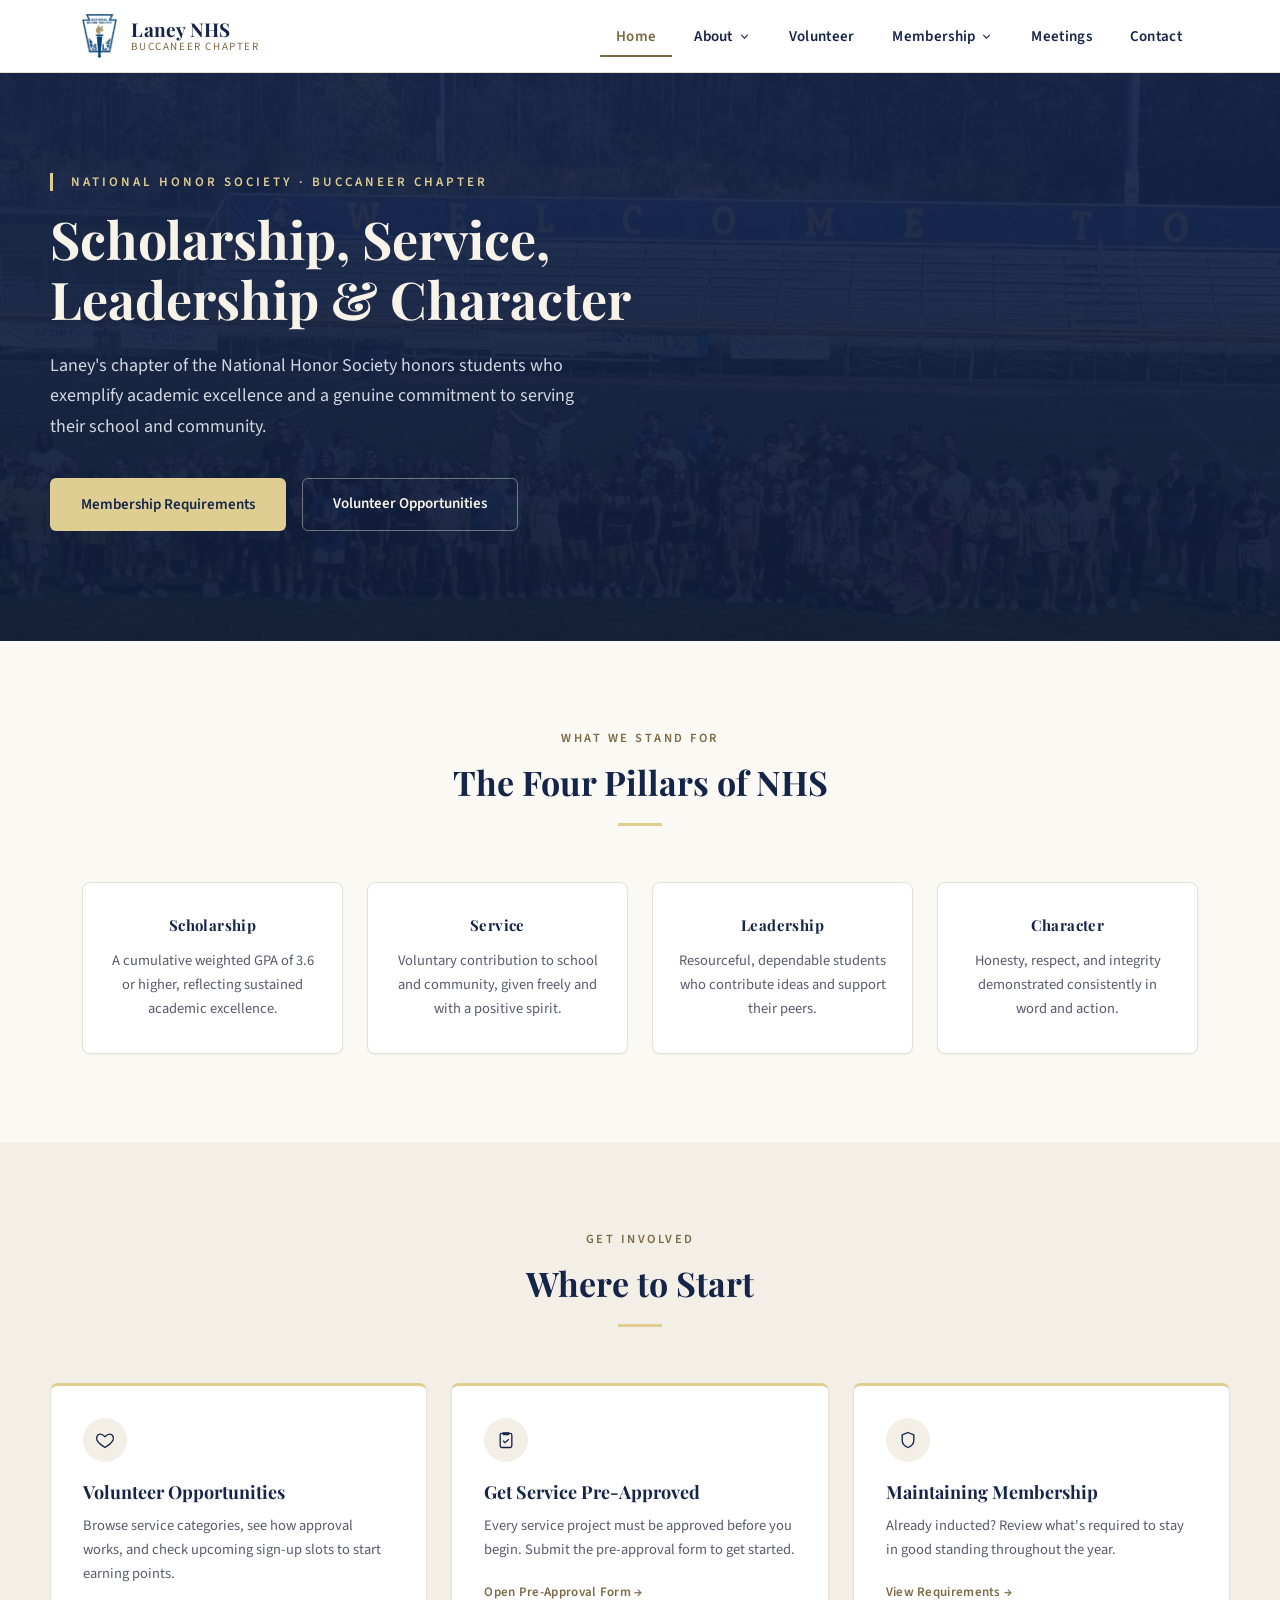
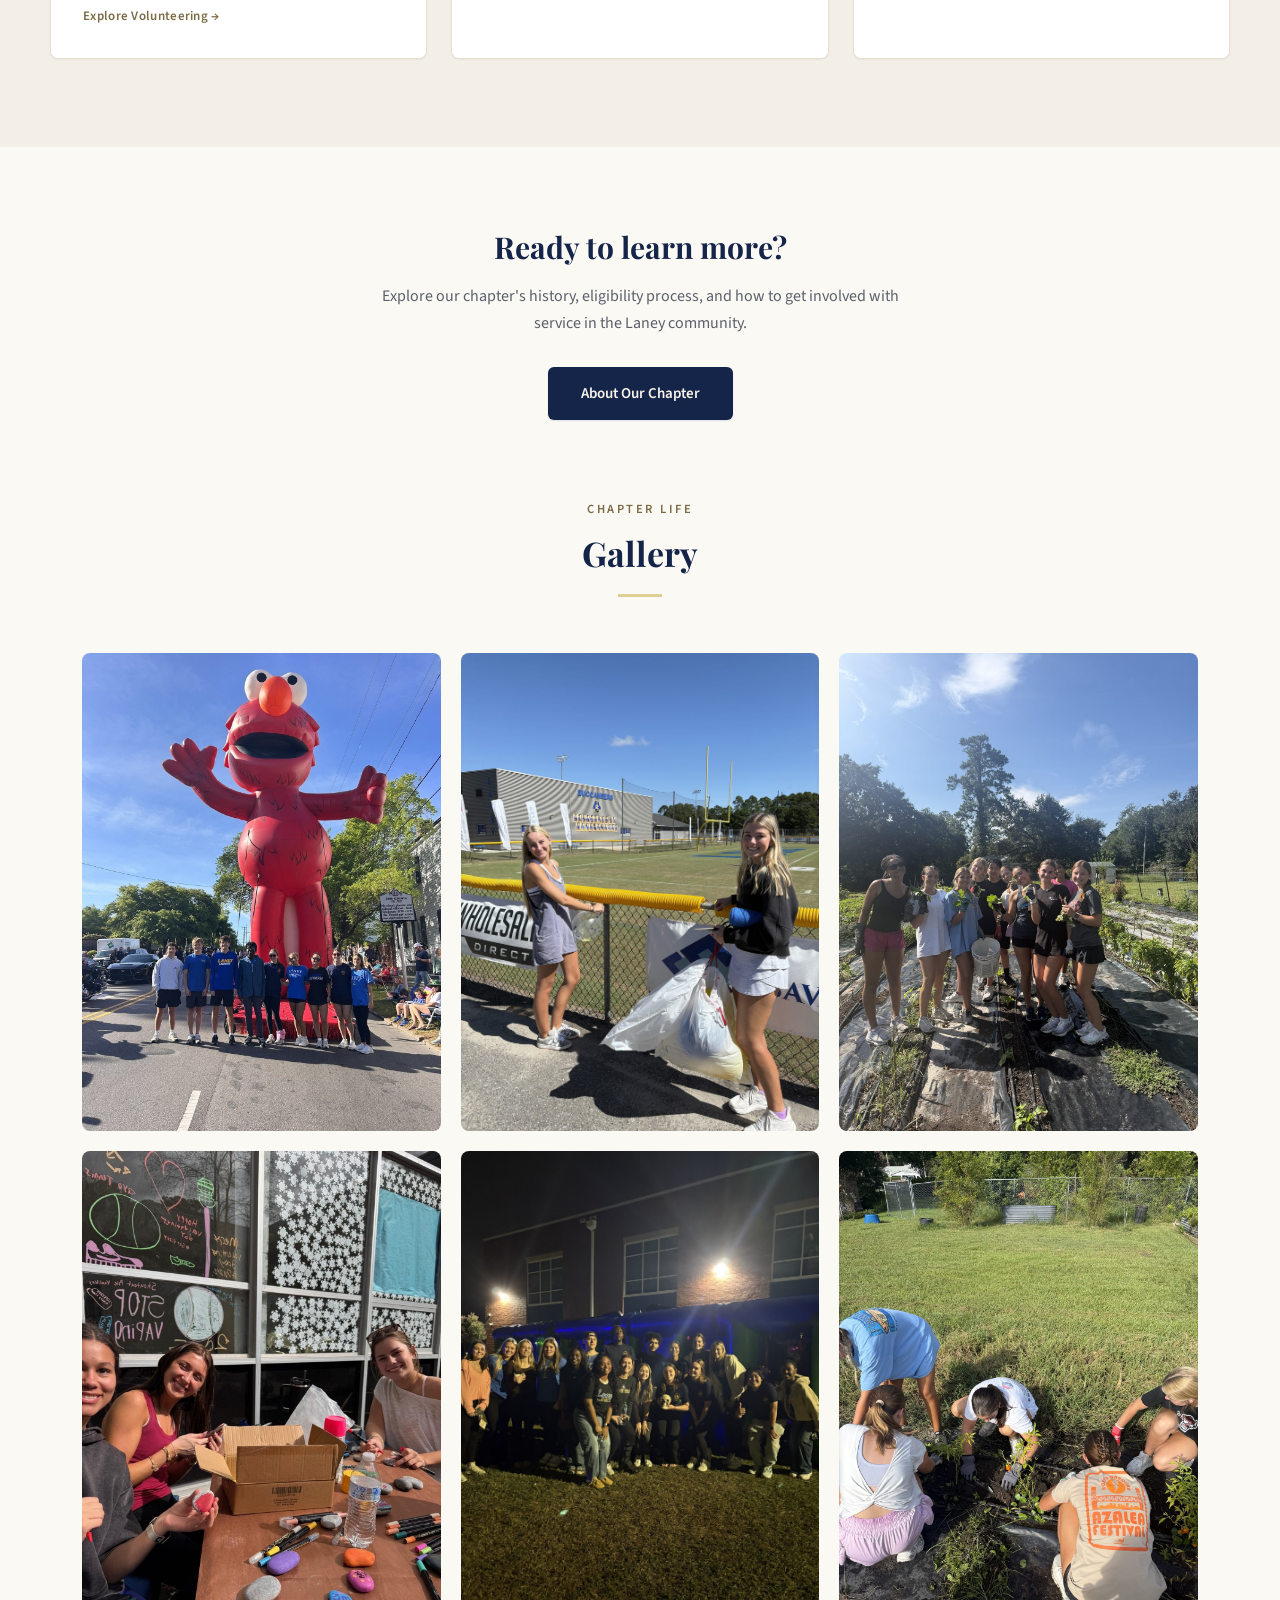
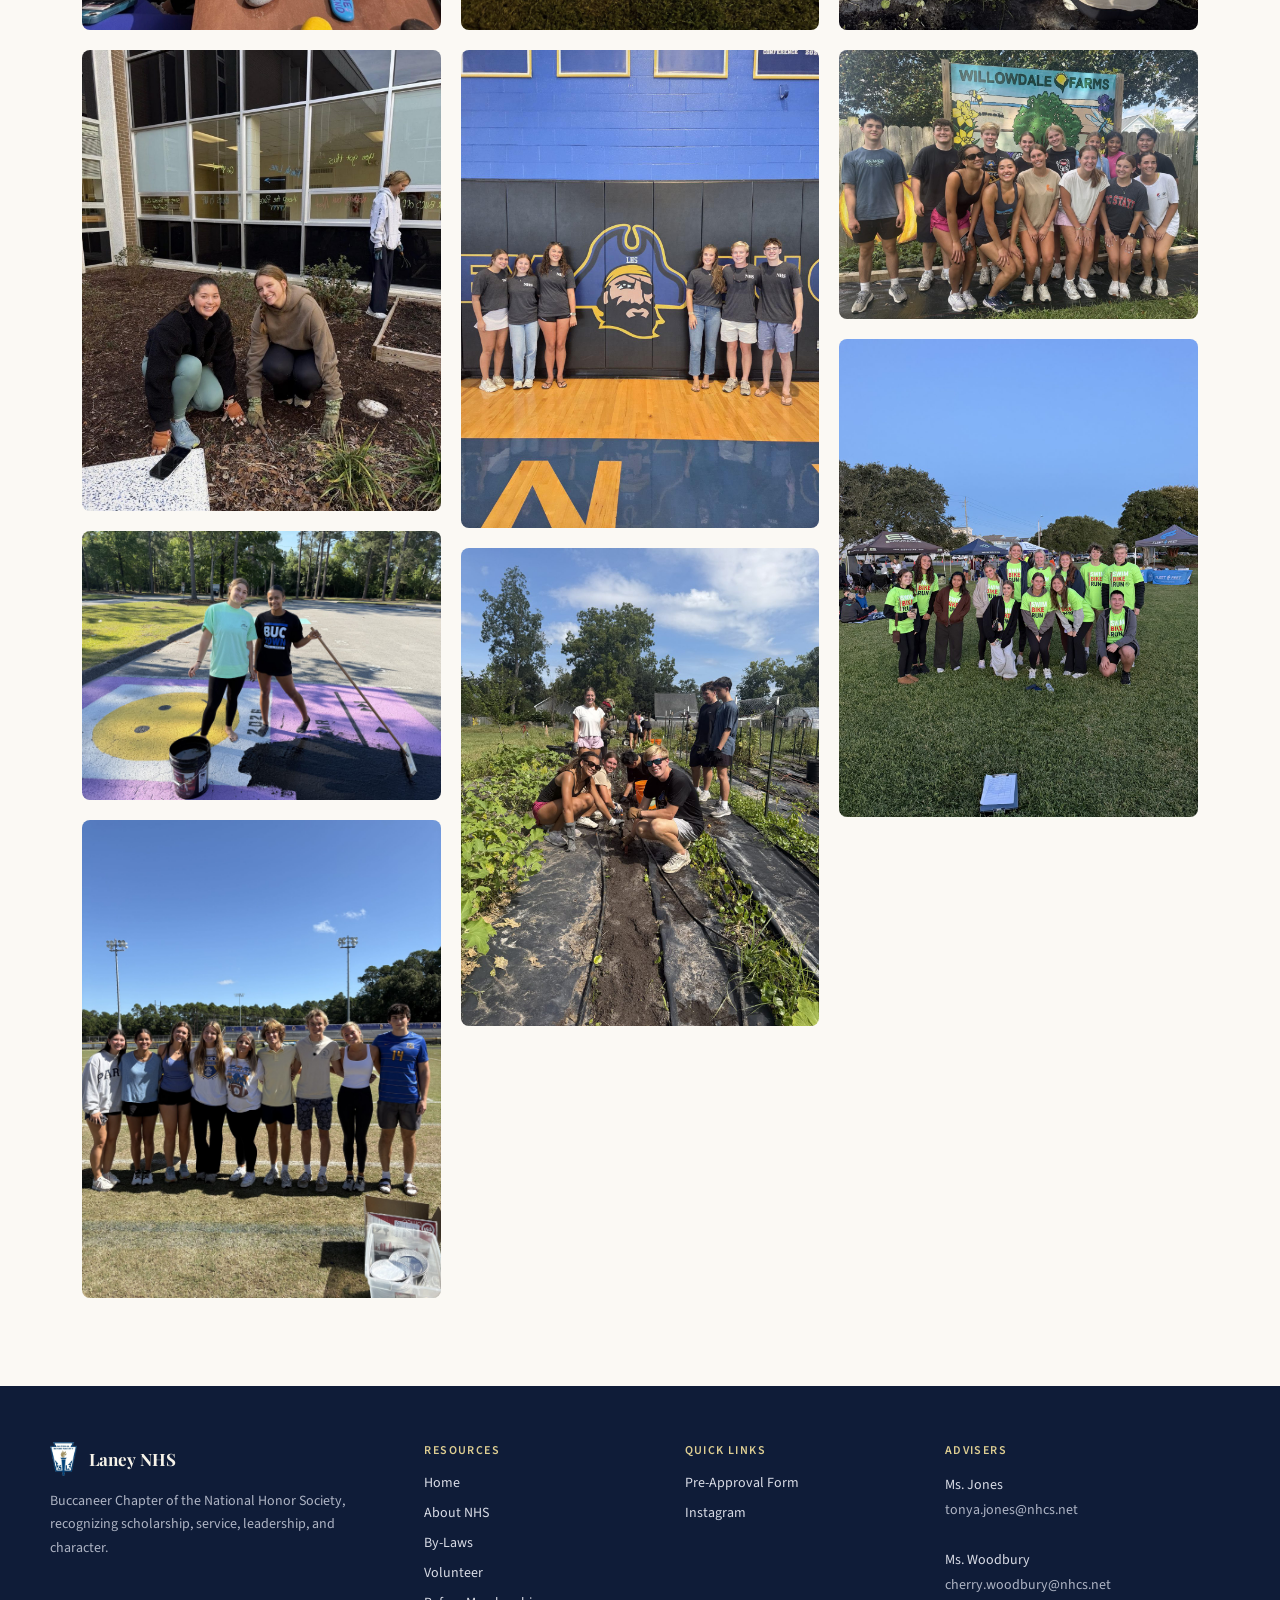
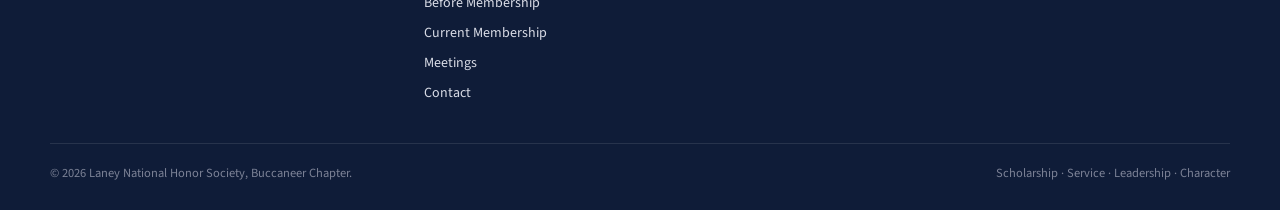
<file: index.html>
<!DOCTYPE html>
<html lang="en">
<head>
<meta charset="utf-8">
<meta name="viewport" content="width=device-width, initial-scale=1">
<link rel="icon" type="image/png" sizes="32x32" href="assets/images/favicon-32.png">
<link rel="icon" type="image/png" sizes="16x16" href="assets/images/favicon-16.png">
<link rel="apple-touch-icon" href="assets/images/favicon-180.png">
<link rel="shortcut icon" href="favicon.ico">
<title>Laney NHS &mdash; Buccaneer Chapter</title>
<meta name="description" content="Laney's chapter of the National Honor Society honors students who exemplify academic excellence and a genuine commitment to serving their school and community.">
<link rel="preconnect" href="https://fonts.googleapis.com">
<link href="https://fonts.googleapis.com/css2?family=Playfair+Display:wght@600;700;800&family=Source+Sans+3:wght@400;500;600;700&display=swap" rel="stylesheet">
<link rel="stylesheet" href="assets/css/style.css">
</head>
<body data-active="home">
<div class="page">
  <div id="site-header"></div>

  <main>
    <!-- HERO -->
    <section class="hero">
      <div class="hero__bg">
        <img src="assets/images/home-hero.jpg" alt="" style="position:absolute;inset:0;width:100%;height:100%;object-fit:cover">
        <div class="hero__overlay"></div>
      </div>
      <div class="hero__content">
        <div class="hero__inner">
          <div class="hero__eyebrow">National Honor Society &middot; Buccaneer Chapter</div>
          <h1 class="hero__title">Scholarship, Service,<br>Leadership &amp; Character</h1>
          <p class="hero__lead">Laney's chapter of the National Honor Society honors students who exemplify academic excellence and a genuine commitment to serving their school and community.</p>
          <div class="hero__actions">
            <a href="membership.html" class="btn btn--primary">Membership Requirements</a>
            <a href="volunteer.html" class="btn btn--outline">Volunteer Opportunities</a>
          </div>
        </div>
      </div>
    </section>

    <!-- FOUR PILLARS -->
    <section style="padding:88px 32px;max-width:1180px;margin:0 auto;width:100%;box-sizing:border-box">
      <div class="section-head">
        <div class="eyebrow">What We Stand For</div>
        <h2>The Four Pillars of NHS</h2>
      </div>
      <div class="grid-4">
        <div class="card" style="padding:32px 24px;text-align:center">
          <div style="font-family:'Playfair Display',serif;font-weight:700;font-size:15px;color:var(--navy);letter-spacing:0.4px;margin-bottom:14px">Scholarship</div>
          <p style="font-size:14.5px;line-height:1.65;color:var(--text-body);margin:0">A cumulative weighted GPA of 3.6 or higher, reflecting sustained academic excellence.</p>
        </div>
        <div class="card" style="padding:32px 24px;text-align:center">
          <div style="font-family:'Playfair Display',serif;font-weight:700;font-size:15px;color:var(--navy);letter-spacing:0.4px;margin-bottom:14px">Service</div>
          <p style="font-size:14.5px;line-height:1.65;color:var(--text-body);margin:0">Voluntary contribution to school and community, given freely and with a positive spirit.</p>
        </div>
        <div class="card" style="padding:32px 24px;text-align:center">
          <div style="font-family:'Playfair Display',serif;font-weight:700;font-size:15px;color:var(--navy);letter-spacing:0.4px;margin-bottom:14px">Leadership</div>
          <p style="font-size:14.5px;line-height:1.65;color:var(--text-body);margin:0">Resourceful, dependable students who contribute ideas and support their peers.</p>
        </div>
        <div class="card" style="padding:32px 24px;text-align:center">
          <div style="font-family:'Playfair Display',serif;font-weight:700;font-size:15px;color:var(--navy);letter-spacing:0.4px;margin-bottom:14px">Character</div>
          <p style="font-size:14.5px;line-height:1.65;color:var(--text-body);margin:0">Honesty, respect, and integrity demonstrated consistently in word and action.</p>
        </div>
      </div>
    </section>

    <!-- GET INVOLVED -->
    <section class="section--alt" style="padding:88px 32px">
      <div style="max-width:1180px;margin:0 auto">
        <div class="section-head">
          <div class="eyebrow">Get Involved</div>
          <h2>Where to Start</h2>
        </div>
        <div class="grid-3">
          <a href="volunteer.html" class="card link-card">
            <div class="link-card__icon">
              <svg viewBox="0 0 24 24" fill="none" stroke="currentColor" stroke-width="1.6"><path d="M12 21s-7-4.35-9.5-8.5C1 9 2.5 5.5 6 5c2-.3 3.7.8 6 3 2.3-2.2 4-3.3 6-3 3.5.5 5 4 3.5 7.5C19 16.65 12 21 12 21z"/></svg>
            </div>
            <div class="link-card__title">Volunteer Opportunities</div>
            <p class="link-card__desc">Browse service categories, see how approval works, and check upcoming sign-up slots to start earning points.</p>
            <span class="link-card__cta">Explore Volunteering &rarr;</span>
          </a>
          <a href="https://docs.google.com/document/d/11HQhjEnb9GXXi5f8xGJ4nX1GZtjnt0so/edit?usp=sharing&amp;ouid=113870391324682496045&amp;rtpof=true&amp;sd=true" class="card link-card" target="_blank" rel="noopener noreferrer">
            <div class="link-card__icon">
              <svg viewBox="0 0 24 24" fill="none" stroke="currentColor" stroke-width="1.6"><rect x="5" y="4" width="14" height="17" rx="2"/><path d="M9 3.5h6v2H9z"/><path d="M8.5 13l2.2 2.2L15.5 11"/></svg>
            </div>
            <div class="link-card__title">Get Service Pre-Approved</div>
            <p class="link-card__desc">Every service project must be approved before you begin. Submit the pre-approval form to get started.</p>
            <span class="link-card__cta">Open Pre-Approval Form &rarr;</span>
          </a>
          <a href="membership.html#maintaining-membership" class="card link-card">
            <div class="link-card__icon">
              <svg viewBox="0 0 24 24" fill="none" stroke="currentColor" stroke-width="1.6"><path d="M12 3l7 3v6c0 4.5-3 7.5-7 9-4-1.5-7-4.5-7-9V6l7-3z"/></svg>
            </div>
            <div class="link-card__title">Maintaining Membership</div>
            <p class="link-card__desc">Already inducted? Review what's required to stay in good standing throughout the year.</p>
            <span class="link-card__cta">View Requirements &rarr;</span>
          </a>
        </div>
      </div>
    </section>

    <!-- CTA -->
    <section style="padding:80px 32px;text-align:center">
      <h2 style="font-size:30px;margin:0 0 16px">Ready to learn more?</h2>
      <p style="font-size:16px;color:var(--text-muted);max-width:520px;margin:0 auto 30px;line-height:1.7">Explore our chapter's history, eligibility process, and how to get involved with service in the Laney community.</p>
      <a href="about.html" class="btn btn--dark">About Our Chapter</a>
    </section>

    <!-- GALLERY -->
    <section style="padding:0 32px 88px;max-width:1180px;margin:0 auto;width:100%;box-sizing:border-box">
      <div class="section-head">
        <div class="eyebrow">Chapter Life</div>
        <h2>Gallery</h2>
      </div>
      <div class="gallery-grid">
        <img src="assets/images/gallery-parade.jpg" alt="Laney NHS members at a parade">
        <img src="assets/images/gallery-rock-painting.jpg" alt="Laney NHS members painting rocks">
        <img src="assets/images/gallery-gardening.jpg" alt="Laney NHS members gardening at school">
        <img src="assets/images/gallery-parking-spot.jpg" alt="Laney NHS members with a painted senior parking spot">
        <img src="assets/images/gallery-field-day.jpg" alt="Laney NHS members at a school event">
        <img src="assets/images/gallery-cleanup.jpg" alt="Laney NHS members cleaning up the football field">
        <img src="assets/images/gallery-social.jpg" alt="Laney NHS members at a chapter social">
        <img src="assets/images/gallery-officers.jpg" alt="Laney NHS officers in front of the Buccaneer mural">
        <img src="assets/images/gallery-farm1.jpg" alt="Laney NHS members volunteering at Willowdale Farms">
        <img src="assets/images/gallery-farm2.jpg" alt="Laney NHS members harvesting at Willowdale Farms">
        <img src="assets/images/gallery-farm3.jpg" alt="Laney NHS members planting at Willowdale Farms">
        <img src="assets/images/gallery-farm4.jpg" alt="Laney NHS members at Willowdale Farms">
        <img src="assets/images/gallery-triathlon.jpg" alt="Laney NHS members volunteering at a Swim Bike Run event">
      </div>
    </section>
  </main>

  <div id="site-footer"></div>
</div>

<script src="assets/js/nav-footer.js"></script>
</body>
</html>
</file>
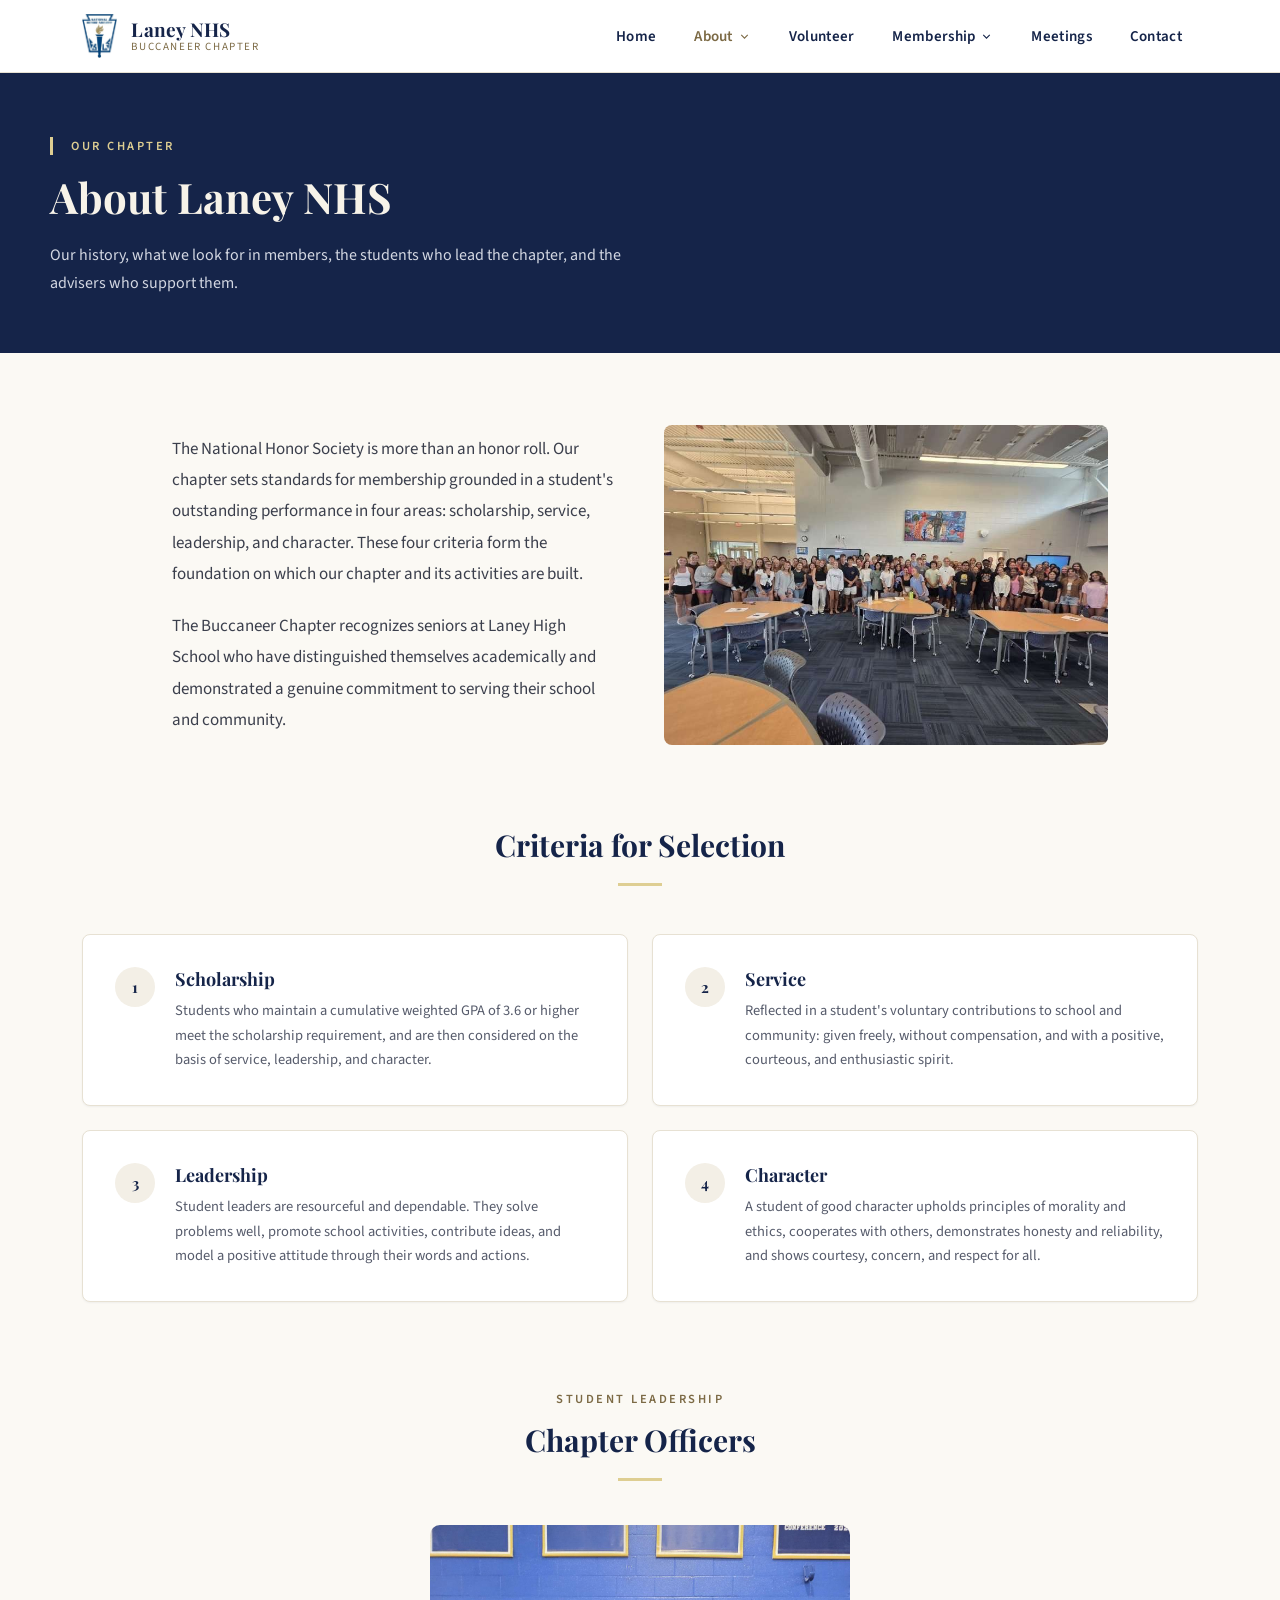
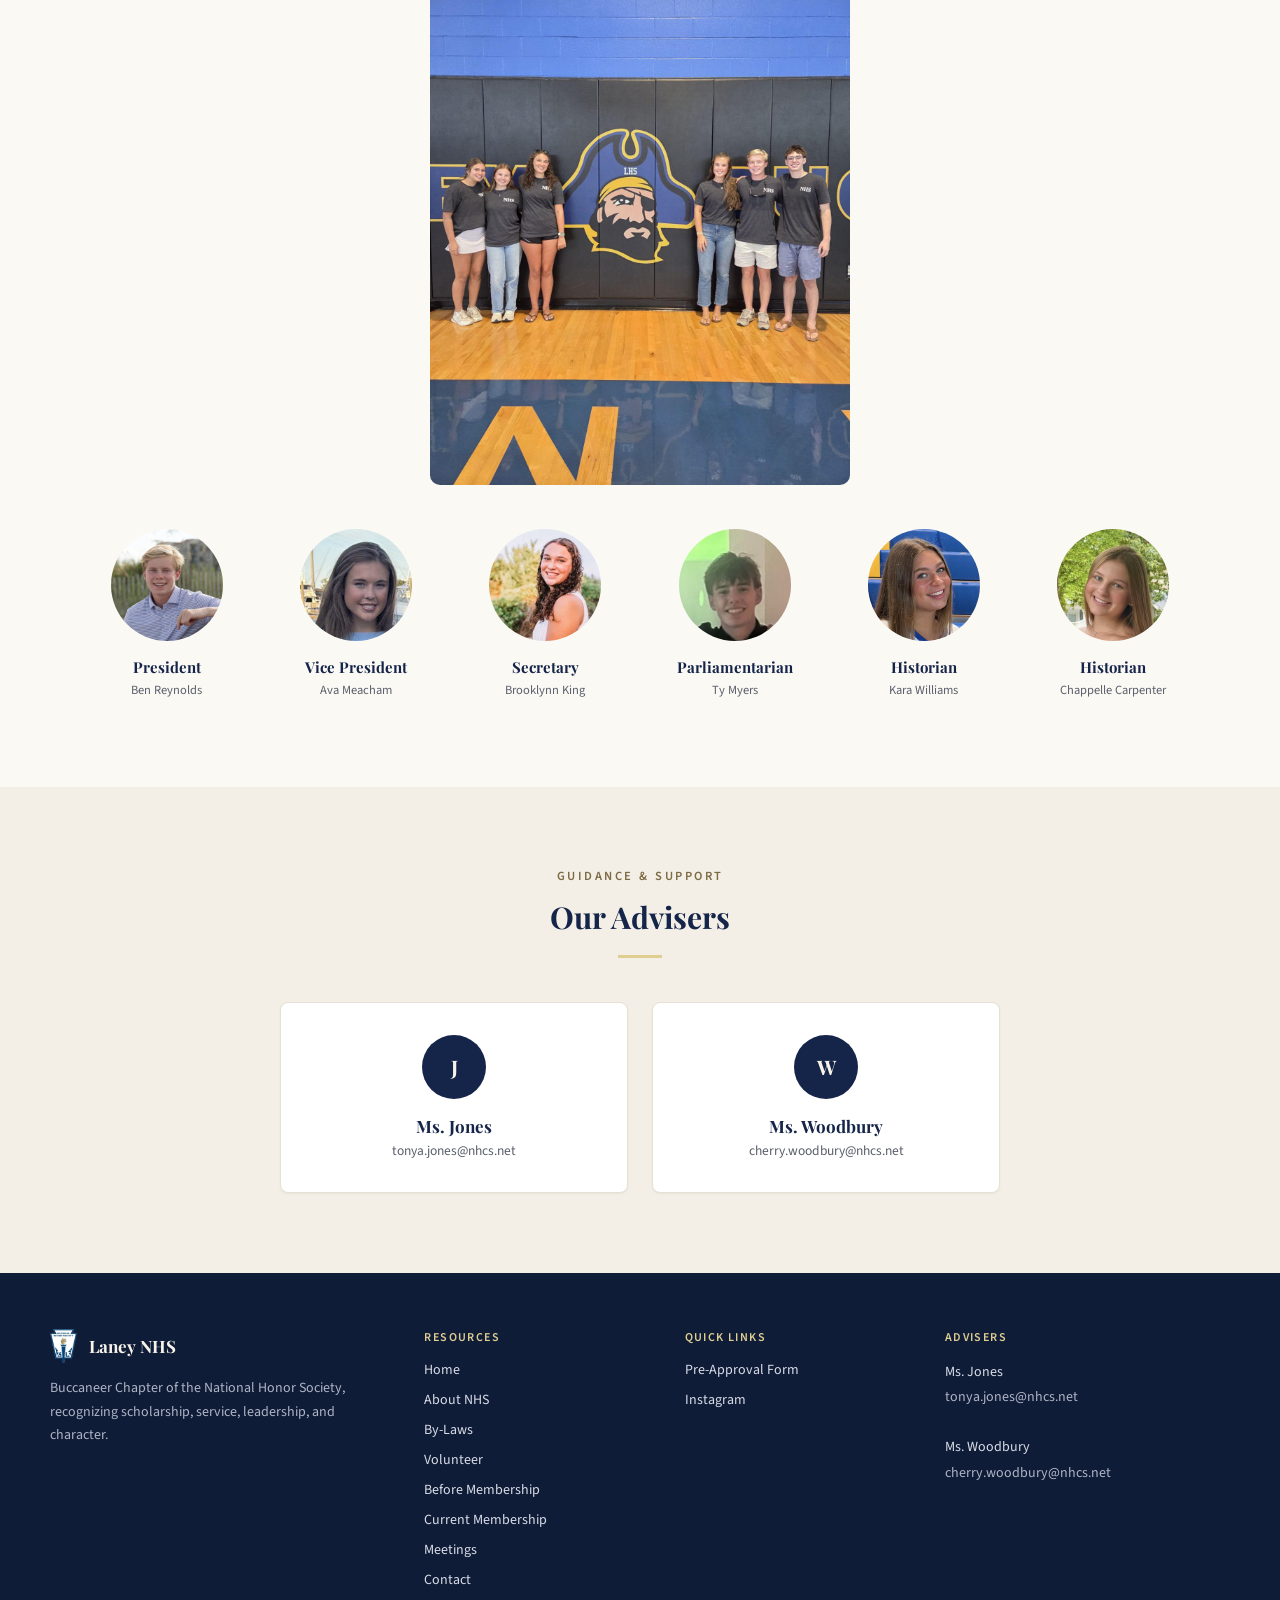
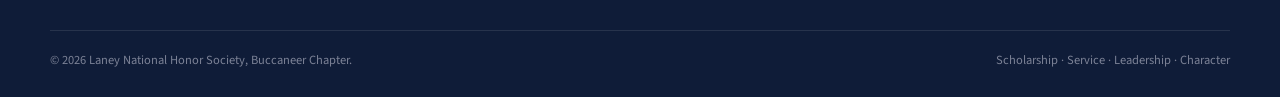
<file: about.html>
<!DOCTYPE html>
<html lang="en">
<head>
<meta charset="utf-8">
<meta name="viewport" content="width=device-width, initial-scale=1">
<link rel="icon" type="image/png" sizes="32x32" href="assets/images/favicon-32.png">
<link rel="icon" type="image/png" sizes="16x16" href="assets/images/favicon-16.png">
<link rel="apple-touch-icon" href="assets/images/favicon-180.png">
<link rel="shortcut icon" href="favicon.ico">
<title>About &mdash; Laney NHS</title>
<meta name="description" content="Learn about the Buccaneer Chapter of the National Honor Society at Laney High School: our criteria for selection, chapter officers, and advisers.">
<link rel="preconnect" href="https://fonts.googleapis.com">
<link href="https://fonts.googleapis.com/css2?family=Playfair+Display:wght@600;700;800&family=Source+Sans+3:wght@400;500;600;700&display=swap" rel="stylesheet">
<link rel="stylesheet" href="assets/css/style.css">
</head>
<body data-active="about">
<div class="page">
  <div id="site-header"></div>

  <main>
    <section class="page-banner">
      <div class="page-banner__inner">
        <div class="page-banner__eyebrow">Our Chapter</div>
        <h1 class="page-banner__title">About Laney NHS</h1>
        <p class="page-banner__lead">Our history, what we look for in members, the students who lead the chapter, and the advisers who support them.</p>
      </div>
    </section>

    <!-- INTRO -->
    <section class="grid-2" style="padding:72px 32px 24px;max-width:1000px;margin:0 auto;width:100%;box-sizing:border-box;gap:48px;align-items:center">
      <div>
        <p style="font-size:17px;line-height:1.85;color:var(--text-dark);margin:0 0 20px">The National Honor Society is more than an honor roll. Our chapter sets standards for membership grounded in a student's outstanding performance in four areas: scholarship, service, leadership, and character. These four criteria form the foundation on which our chapter and its activities are built.</p>
        <p style="font-size:17px;line-height:1.85;color:var(--text-dark);margin:0">The Buccaneer Chapter recognizes seniors at Laney High School who have distinguished themselves academically and demonstrated a genuine commitment to serving their school and community.</p>
      </div>
      <img src="assets/images/about-photo.jpg" alt="Laney NHS members at a chapter event" style="width:100%;height:320px;object-fit:cover;border-radius:8px">
    </section>

    <!-- CRITERIA -->
    <section style="padding:56px 32px 88px;max-width:1180px;margin:0 auto;width:100%;box-sizing:border-box">
      <div class="section-head" style="margin-bottom:48px">
        <h2 style="font-size:30px">Criteria for Selection</h2>
      </div>
      <div class="grid-2">
        <div class="card" style="padding:32px;display:flex;gap:20px;align-items:flex-start">
          <div style="width:40px;height:40px;flex:none;border-radius:50%;background:var(--section-alt);display:flex;align-items:center;justify-content:center;font-family:'Playfair Display',serif;font-weight:700;font-size:15px;color:var(--navy)">1</div>
          <div>
            <div style="font-family:'Playfair Display',serif;font-weight:700;font-size:18px;color:var(--navy);margin-bottom:8px">Scholarship</div>
            <p style="font-size:14.5px;line-height:1.7;color:var(--text-body);margin:0">Students who maintain a cumulative weighted GPA of 3.6 or higher meet the scholarship requirement, and are then considered on the basis of service, leadership, and character.</p>
          </div>
        </div>
        <div class="card" style="padding:32px;display:flex;gap:20px;align-items:flex-start">
          <div style="width:40px;height:40px;flex:none;border-radius:50%;background:var(--section-alt);display:flex;align-items:center;justify-content:center;font-family:'Playfair Display',serif;font-weight:700;font-size:15px;color:var(--navy)">2</div>
          <div>
            <div style="font-family:'Playfair Display',serif;font-weight:700;font-size:18px;color:var(--navy);margin-bottom:8px">Service</div>
            <p style="font-size:14.5px;line-height:1.7;color:var(--text-body);margin:0">Reflected in a student's voluntary contributions to school and community: given freely, without compensation, and with a positive, courteous, and enthusiastic spirit.</p>
          </div>
        </div>
        <div class="card" style="padding:32px;display:flex;gap:20px;align-items:flex-start">
          <div style="width:40px;height:40px;flex:none;border-radius:50%;background:var(--section-alt);display:flex;align-items:center;justify-content:center;font-family:'Playfair Display',serif;font-weight:700;font-size:15px;color:var(--navy)">3</div>
          <div>
            <div style="font-family:'Playfair Display',serif;font-weight:700;font-size:18px;color:var(--navy);margin-bottom:8px">Leadership</div>
            <p style="font-size:14.5px;line-height:1.7;color:var(--text-body);margin:0">Student leaders are resourceful and dependable. They solve problems well, promote school activities, contribute ideas, and model a positive attitude through their words and actions.</p>
          </div>
        </div>
        <div class="card" style="padding:32px;display:flex;gap:20px;align-items:flex-start">
          <div style="width:40px;height:40px;flex:none;border-radius:50%;background:var(--section-alt);display:flex;align-items:center;justify-content:center;font-family:'Playfair Display',serif;font-weight:700;font-size:15px;color:var(--navy)">4</div>
          <div>
            <div style="font-family:'Playfair Display',serif;font-weight:700;font-size:18px;color:var(--navy);margin-bottom:8px">Character</div>
            <p style="font-size:14.5px;line-height:1.7;color:var(--text-body);margin:0">A student of good character upholds principles of morality and ethics, cooperates with others, demonstrates honesty and reliability, and shows courtesy, concern, and respect for all.</p>
          </div>
        </div>
      </div>
    </section>

    <!-- OFFICERS -->
    <section style="padding:0 32px 88px;max-width:1180px;margin:0 auto;width:100%;box-sizing:border-box">
      <div class="section-head" style="margin-bottom:44px">
        <div class="eyebrow">Student Leadership</div>
        <h2 style="font-size:30px">Chapter Officers</h2>
      </div>
      <div style="max-width:420px;margin:0 auto 44px">
        <img src="assets/images/gallery-officers.jpg" alt="Laney NHS officers in front of the Buccaneer mural" style="width:100%;border-radius:10px;display:block">
      </div>
      <div class="grid-6">
        <div style="text-align:center">
          <img src="assets/images/officer-president.jpg" alt="Ben Reynolds" style="width:112px;height:112px;margin:0 auto 16px;border-radius:50%;object-fit:cover;display:block">
          <div style="font-family:'Playfair Display',serif;font-weight:700;font-size:15px;color:var(--navy);margin-bottom:4px">President</div>
          <div style="font-size:12.5px;color:var(--text-muted)">Ben Reynolds</div>
        </div>
        <div style="text-align:center">
          <img src="assets/images/officer-vp.jpg" alt="Ava Meacham" style="width:112px;height:112px;margin:0 auto 16px;border-radius:50%;object-fit:cover;display:block">
          <div style="font-family:'Playfair Display',serif;font-weight:700;font-size:15px;color:var(--navy);margin-bottom:4px">Vice President</div>
          <div style="font-size:12.5px;color:var(--text-muted)">Ava Meacham</div>
        </div>
        <div style="text-align:center">
          <img src="assets/images/officer-secretary.jpg" alt="Brooklynn King" style="width:112px;height:112px;margin:0 auto 16px;border-radius:50%;object-fit:cover;display:block">
          <div style="font-family:'Playfair Display',serif;font-weight:700;font-size:15px;color:var(--navy);margin-bottom:4px">Secretary</div>
          <div style="font-size:12.5px;color:var(--text-muted)">Brooklynn King</div>
        </div>
        <div style="text-align:center">
          <img src="assets/images/officer-parliamentarian.jpg" alt="Ty Myers" style="width:112px;height:112px;margin:0 auto 16px;border-radius:50%;object-fit:cover;display:block">
          <div style="font-family:'Playfair Display',serif;font-weight:700;font-size:15px;color:var(--navy);margin-bottom:4px">Parliamentarian</div>
          <div style="font-size:12.5px;color:var(--text-muted)">Ty Myers</div>
        </div>
        <div style="text-align:center">
          <img src="assets/images/officer-historian1.jpg" alt="Kara Williams" style="width:112px;height:112px;margin:0 auto 16px;border-radius:50%;object-fit:cover;display:block">
          <div style="font-family:'Playfair Display',serif;font-weight:700;font-size:15px;color:var(--navy);margin-bottom:4px">Historian</div>
          <div style="font-size:12.5px;color:var(--text-muted)">Kara Williams</div>
        </div>
        <div style="text-align:center">
          <img src="assets/images/officer-historian2.jpg" alt="Chappelle Carpenter" style="width:112px;height:112px;margin:0 auto 16px;border-radius:50%;object-fit:cover;display:block">
          <div style="font-family:'Playfair Display',serif;font-weight:700;font-size:15px;color:var(--navy);margin-bottom:4px">Historian</div>
          <div style="font-size:12.5px;color:var(--text-muted)">Chappelle Carpenter</div>
        </div>
      </div>
    </section>

    <!-- ADVISERS -->
    <section class="section--alt" style="padding:80px 32px">
      <div style="max-width:1180px;margin:0 auto">
        <div class="section-head" style="margin-bottom:44px">
          <div class="eyebrow">Guidance &amp; Support</div>
          <h2 style="font-size:30px">Our Advisers</h2>
        </div>
        <div class="grid-2" style="max-width:720px;margin:0 auto">
          <div class="card" style="padding:32px;text-align:center">
            <div style="width:64px;height:64px;border-radius:50%;background:var(--navy);margin:0 auto 16px;display:flex;align-items:center;justify-content:center;font-family:'Playfair Display',serif;color:var(--ivory);font-weight:700;font-size:20px">J</div>
            <div style="font-family:'Playfair Display',serif;font-weight:700;font-size:17px;color:var(--navy);margin-bottom:4px">Ms. Jones</div>
            <div style="font-size:13.5px;color:var(--text-muted)">tonya.jones@nhcs.net</div>
          </div>
          <div class="card" style="padding:32px;text-align:center">
            <div style="width:64px;height:64px;border-radius:50%;background:var(--navy);margin:0 auto 16px;display:flex;align-items:center;justify-content:center;font-family:'Playfair Display',serif;color:var(--ivory);font-weight:700;font-size:20px">W</div>
            <div style="font-family:'Playfair Display',serif;font-weight:700;font-size:17px;color:var(--navy);margin-bottom:4px">Ms. Woodbury</div>
            <div style="font-size:13.5px;color:var(--text-muted)">cherry.woodbury@nhcs.net</div>
          </div>
        </div>
      </div>
    </section>
  </main>

  <div id="site-footer"></div>
</div>

<script src="assets/js/nav-footer.js"></script>
</body>
</html>
</file>
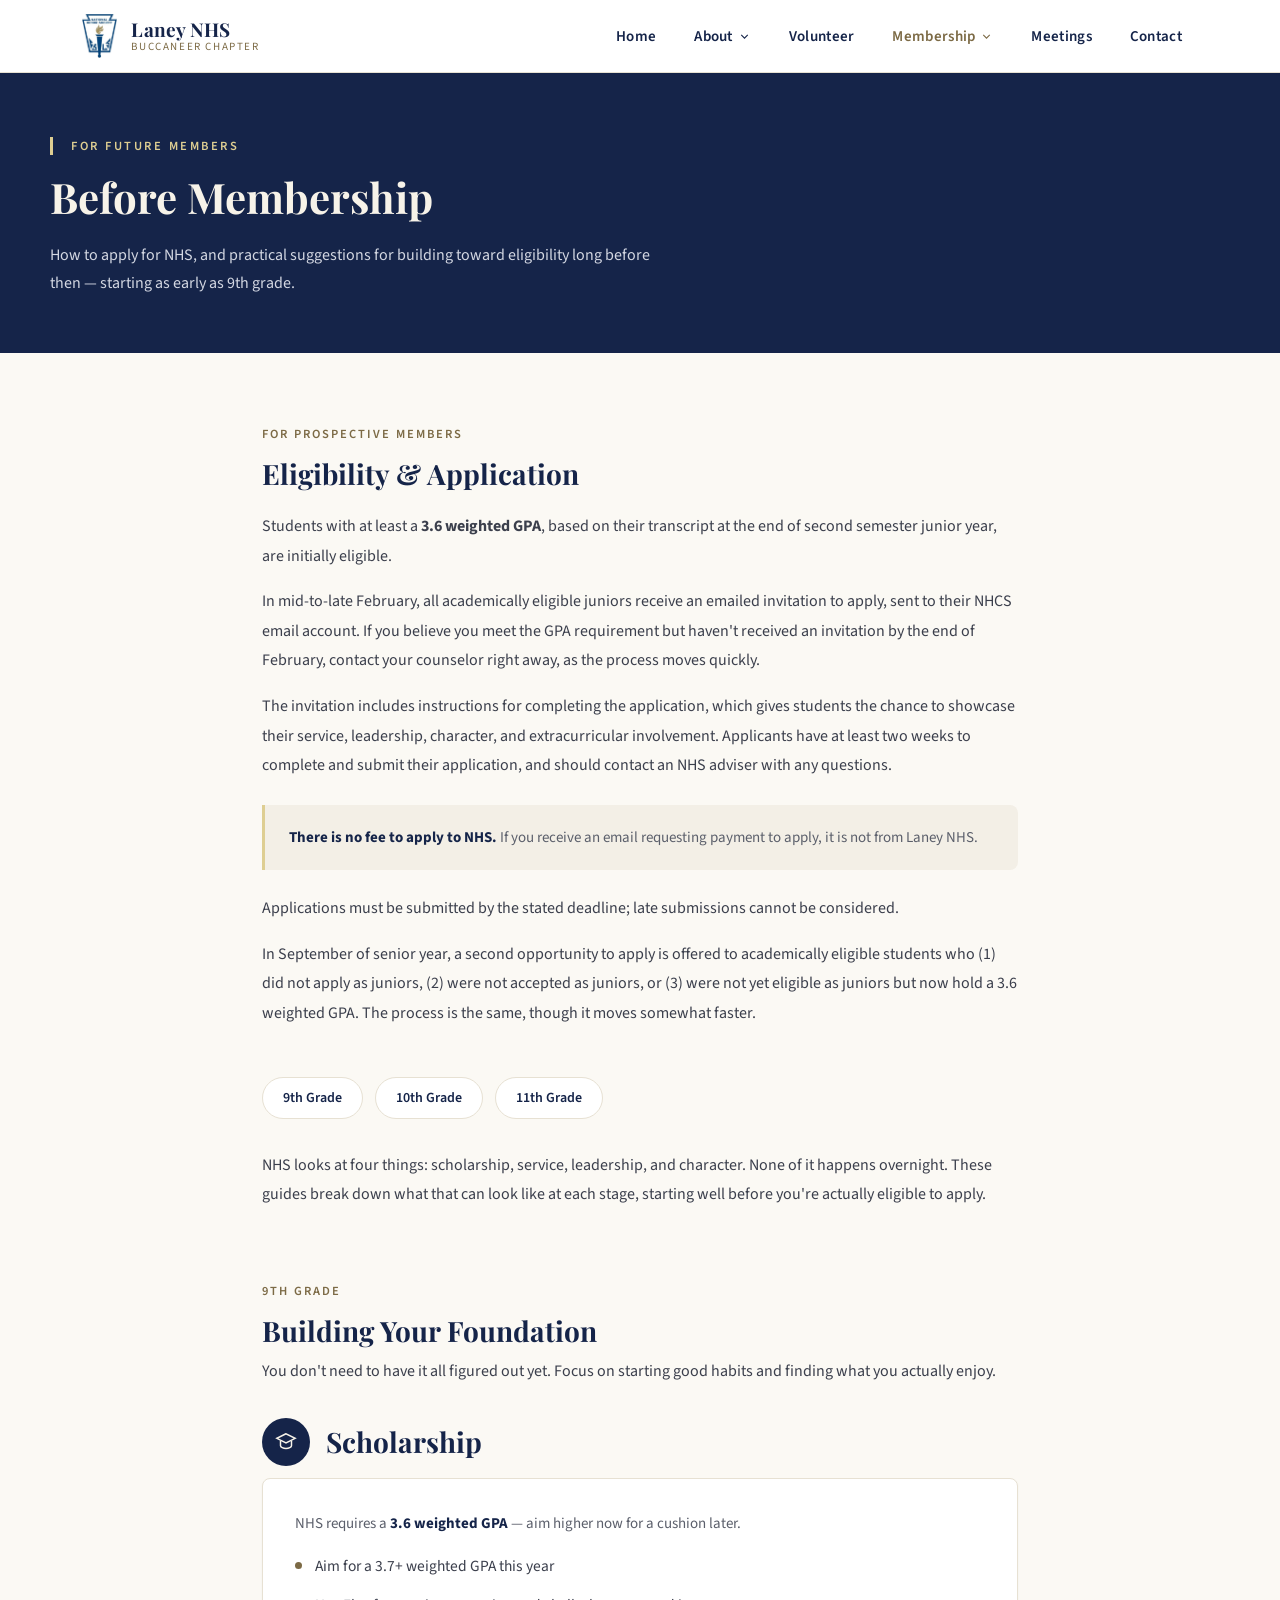
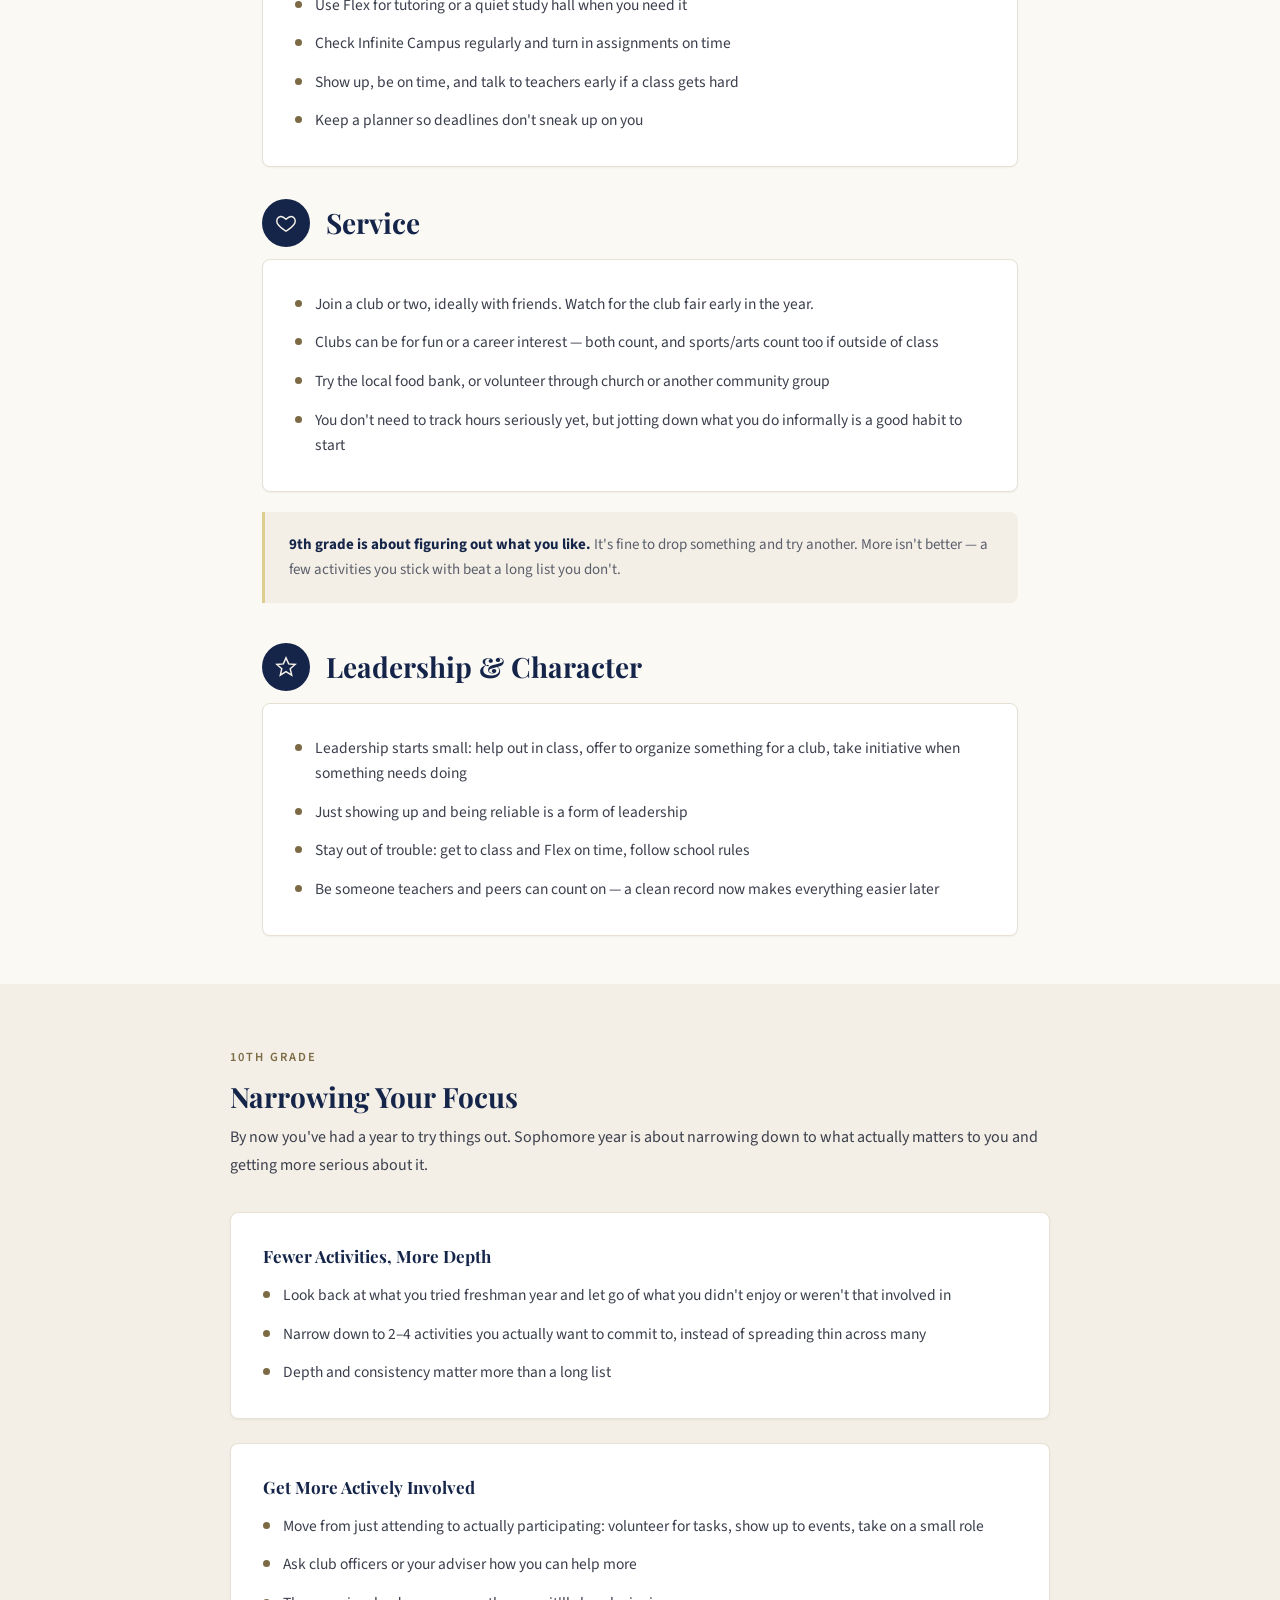
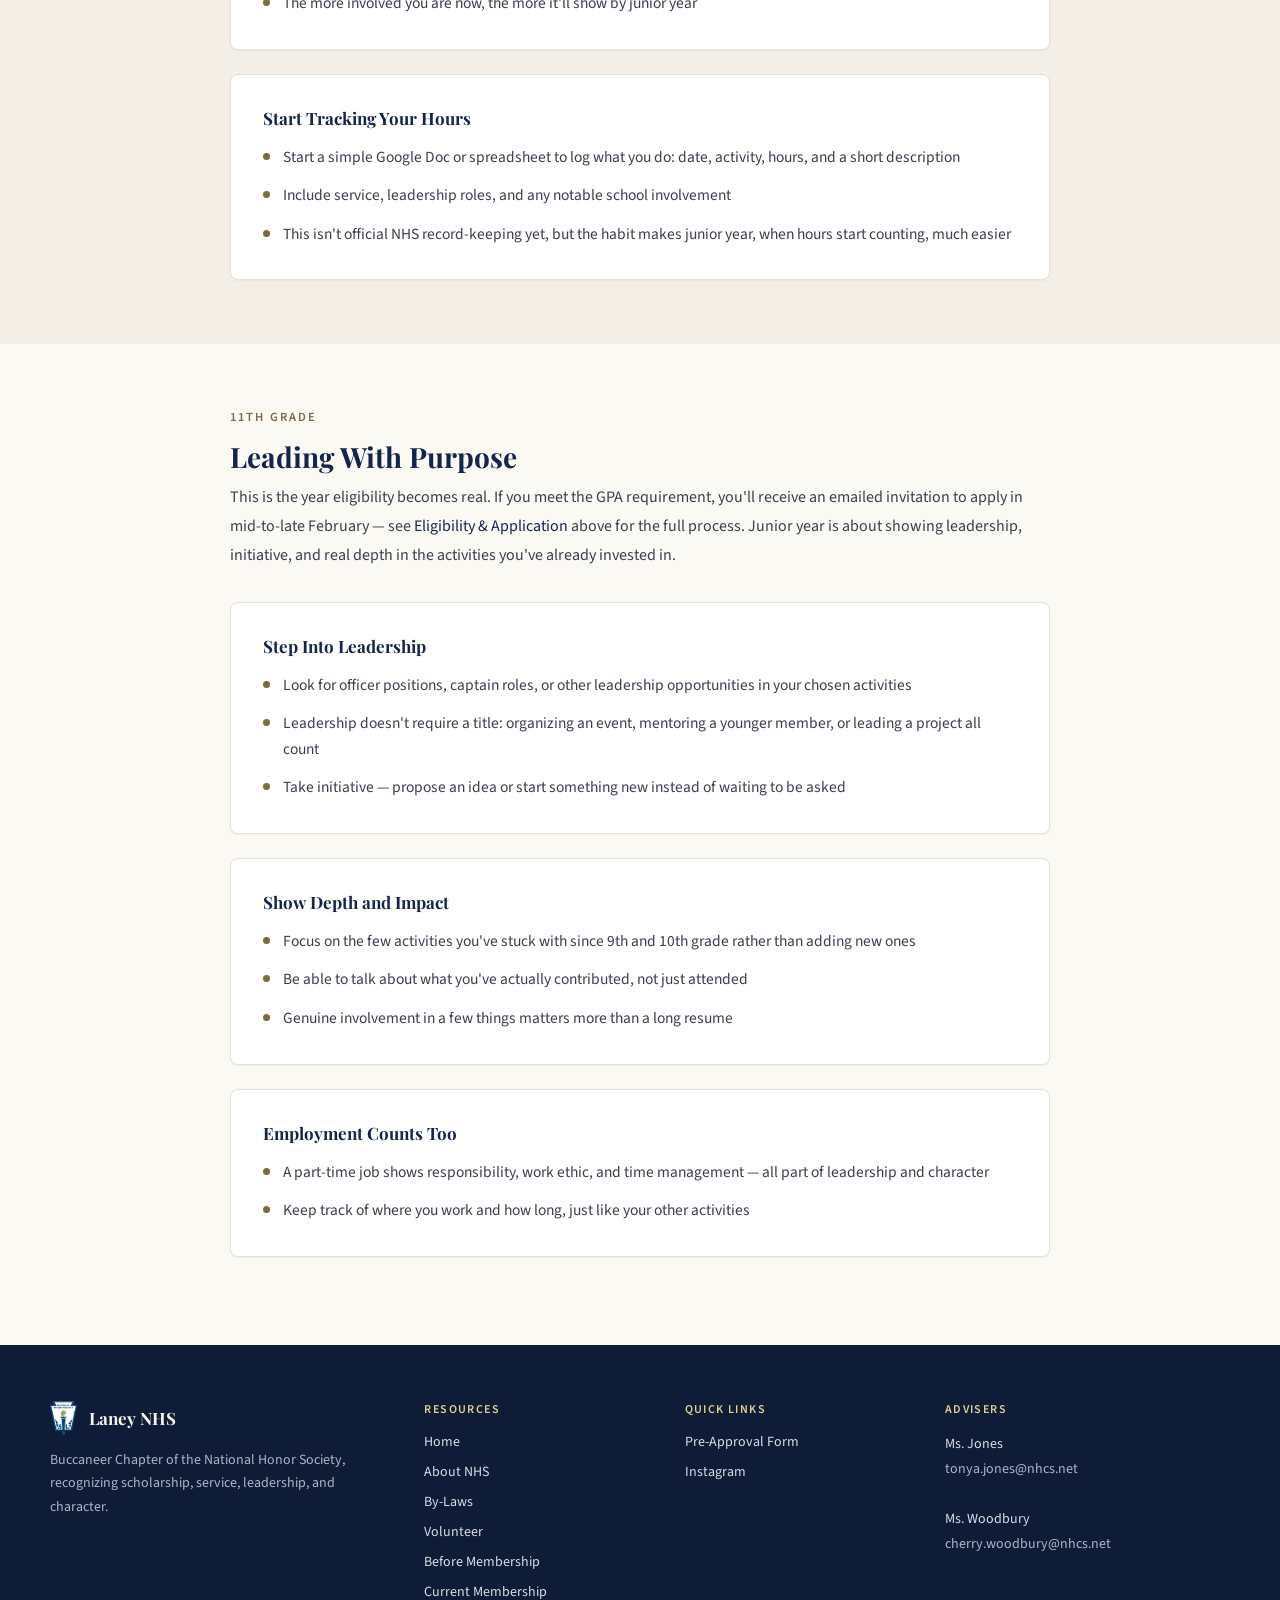
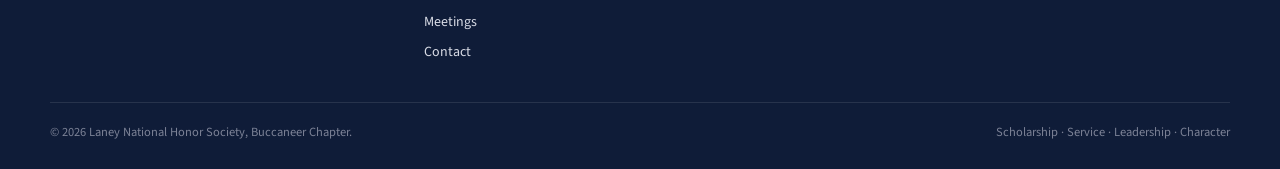
<file: before-membership.html>
<!DOCTYPE html>
<html lang="en">
<head>
<meta charset="utf-8">
<meta name="viewport" content="width=device-width, initial-scale=1">
<link rel="icon" type="image/png" sizes="32x32" href="assets/images/favicon-32.png">
<link rel="icon" type="image/png" sizes="16x16" href="assets/images/favicon-16.png">
<link rel="apple-touch-icon" href="assets/images/favicon-180.png">
<link rel="shortcut icon" href="favicon.ico">
<title>Before Membership &mdash; Laney NHS</title>
<meta name="description" content="Eligibility and application process for prospective Laney NHS members, plus grade-by-grade suggestions for building toward eligibility starting as early as 9th grade.">
<link rel="preconnect" href="https://fonts.googleapis.com">
<link href="https://fonts.googleapis.com/css2?family=Playfair+Display:wght@600;700;800&family=Source+Sans+3:wght@400;500;600;700&display=swap" rel="stylesheet">
<link rel="stylesheet" href="assets/css/style.css">
</head>
<body data-active="before-membership">
<div class="page">
  <div id="site-header"></div>

  <main>
    <section class="page-banner">
      <div class="page-banner__inner">
        <div class="page-banner__eyebrow">For Future Members</div>
        <h1 class="page-banner__title">Before Membership</h1>
        <p class="page-banner__lead">How to apply for NHS, and practical suggestions for building toward eligibility long before then &mdash; starting as early as 9th grade.</p>
      </div>
    </section>

    <!-- ELIGIBILITY -->
    <section id="eligibility" style="padding:72px 32px 8px;max-width:820px;margin:0 auto;width:100%;box-sizing:border-box">
      <div class="eyebrow" style="letter-spacing:2px">For Prospective Members</div>
      <h2 style="font-size:28px;margin:0 0 20px">Eligibility &amp; Application</h2>
      <p style="font-size:16px;line-height:1.85;color:var(--text-dark);margin:0 0 16px">Students with at least a <strong>3.6 weighted GPA</strong>, based on their transcript at the end of second semester junior year, are initially eligible.</p>
      <p style="font-size:16px;line-height:1.85;color:var(--text-dark);margin:0 0 16px">In mid-to-late February, all academically eligible juniors receive an emailed invitation to apply, sent to their NHCS email account. If you believe you meet the GPA requirement but haven't received an invitation by the end of February, contact your counselor right away, as the process moves quickly.</p>
      <p style="font-size:16px;line-height:1.85;color:var(--text-dark);margin:0 0 16px">The invitation includes instructions for completing the application, which gives students the chance to showcase their service, leadership, character, and extracurricular involvement. Applicants have at least two weeks to complete and submit their application, and should contact an NHS adviser with any questions.</p>

      <div class="callout" style="margin:24px 0">
        <p><strong>There is no fee to apply to NHS.</strong> If you receive an email requesting payment to apply, it is not from Laney NHS.</p>
      </div>

      <p style="font-size:16px;line-height:1.85;color:var(--text-dark);margin:0 0 16px">Applications must be submitted by the stated deadline; late submissions cannot be considered.</p>
      <p style="font-size:16px;line-height:1.85;color:var(--text-dark);margin:0">In September of senior year, a second opportunity to apply is offered to academically eligible students who (1) did not apply as juniors, (2) were not accepted as juniors, or (3) were not yet eligible as juniors but now hold a 3.6 weighted GPA. The process is the same, though it moves somewhat faster.</p>
    </section>

    <!-- QUICK JUMP -->
    <section style="padding:40px 32px 8px;max-width:820px;margin:0 auto;width:100%;box-sizing:border-box">
      <div class="pill-links">
        <a href="#freshman" class="pill-link">9th Grade</a>
        <a href="#sophomore" class="pill-link">10th Grade</a>
        <a href="#junior" class="pill-link">11th Grade</a>
      </div>
    </section>

    <!-- INTRO -->
    <section style="padding:24px 32px 8px;max-width:820px;margin:0 auto;width:100%;box-sizing:border-box">
      <p style="font-size:16px;line-height:1.85;color:var(--text-dark);margin:0">NHS looks at four things: scholarship, service, leadership, and character. None of it happens overnight. These guides break down what that can look like at each stage, starting well before you're actually eligible to apply.</p>
    </section>

    <!-- ================= 9TH GRADE ================= -->
    <section id="freshman" style="padding:64px 32px 24px;max-width:820px;margin:0 auto;width:100%;box-sizing:border-box">
      <div class="eyebrow" style="letter-spacing:2px">9th Grade</div>
      <h2 style="font-size:28px;margin:0 0 8px">Building Your Foundation</h2>
      <p style="font-size:16px;line-height:1.8;color:var(--text-dark);margin:0 0 32px">You don't need to have it all figured out yet. Focus on starting good habits and finding what you actually enjoy.</p>

      <div class="pillar-heading">
        <div class="pillar-heading__icon">
          <svg viewBox="0 0 24 24" fill="none" stroke="currentColor" stroke-width="1.6"><path d="M12 3 2 8l10 5 10-5-10-5z"/><path d="M6 10.5V16c0 1.5 3 3 6 3s6-1.5 6-3v-5.5"/></svg>
        </div>
        <h2>Scholarship</h2>
      </div>
      <div class="card" style="padding:32px;margin-bottom:32px">
        <p style="font-size:15px;line-height:1.7;color:var(--text-muted);margin:0 0 18px">NHS requires a <strong style="color:var(--navy)">3.6 weighted GPA</strong> &mdash; aim higher now for a cushion later.</p>
        <ul class="list-check">
          <li>Aim for a 3.7+ weighted GPA this year</li>
          <li>Use Flex for tutoring or a quiet study hall when you need it</li>
          <li>Check Infinite Campus regularly and turn in assignments on time</li>
          <li>Show up, be on time, and talk to teachers early if a class gets hard</li>
          <li>Keep a planner so deadlines don't sneak up on you</li>
        </ul>
      </div>

      <div class="pillar-heading">
        <div class="pillar-heading__icon">
          <svg viewBox="0 0 24 24" fill="none" stroke="currentColor" stroke-width="1.6"><path d="M12 21s-7-4.35-9.5-8.5C1 9 2.5 5.5 6 5c2-.3 3.7.8 6 3 2.3-2.2 4-3.3 6-3 3.5.5 5 4 3.5 7.5C19 16.65 12 21 12 21z"/></svg>
        </div>
        <h2>Service</h2>
      </div>
      <div class="card" style="padding:32px;margin-bottom:20px">
        <ul class="list-check">
          <li>Join a club or two, ideally with friends. Watch for the club fair early in the year.</li>
          <li>Clubs can be for fun or a career interest &mdash; both count, and sports/arts count too if outside of class</li>
          <li>Try the local food bank, or volunteer through church or another community group</li>
          <li>You don't need to track hours seriously yet, but jotting down what you do informally is a good habit to start</li>
        </ul>
      </div>
      <div class="callout" style="margin-bottom:40px">
        <p><strong>9th grade is about figuring out what you like.</strong> It's fine to drop something and try another. More isn't better &mdash; a few activities you stick with beat a long list you don't.</p>
      </div>

      <div class="pillar-heading">
        <div class="pillar-heading__icon">
          <svg viewBox="0 0 24 24" fill="none" stroke="currentColor" stroke-width="1.6"><path d="M12 2l2.9 6.6 7.1.6-5.4 4.7 1.6 7-6.2-3.9-6.2 3.9 1.6-7L2 9.2l7.1-.6z"/></svg>
        </div>
        <h2>Leadership &amp; Character</h2>
      </div>
      <div class="card" style="padding:32px">
        <ul class="list-check">
          <li>Leadership starts small: help out in class, offer to organize something for a club, take initiative when something needs doing</li>
          <li>Just showing up and being reliable is a form of leadership</li>
          <li>Stay out of trouble: get to class and Flex on time, follow school rules</li>
          <li>Be someone teachers and peers can count on &mdash; a clean record now makes everything easier later</li>
        </ul>
      </div>
    </section>

    <!-- ================= 10TH GRADE ================= -->
    <section id="sophomore" class="section--alt" style="padding:64px 32px;margin-top:24px">
      <div style="max-width:820px;margin:0 auto">
        <div class="eyebrow" style="letter-spacing:2px">10th Grade</div>
        <h2 style="font-size:28px;margin:0 0 8px">Narrowing Your Focus</h2>
        <p style="font-size:16px;line-height:1.8;color:var(--text-dark);margin:0 0 32px">By now you've had a year to try things out. Sophomore year is about narrowing down to what actually matters to you and getting more serious about it.</p>

        <div class="card" style="padding:32px;margin-bottom:24px">
          <div class="subhead">Fewer Activities, More Depth</div>
          <ul class="list-check">
            <li>Look back at what you tried freshman year and let go of what you didn't enjoy or weren't that involved in</li>
            <li>Narrow down to 2&ndash;4 activities you actually want to commit to, instead of spreading thin across many</li>
            <li>Depth and consistency matter more than a long list</li>
          </ul>
        </div>

        <div class="card" style="padding:32px;margin-bottom:24px">
          <div class="subhead">Get More Actively Involved</div>
          <ul class="list-check">
            <li>Move from just attending to actually participating: volunteer for tasks, show up to events, take on a small role</li>
            <li>Ask club officers or your adviser how you can help more</li>
            <li>The more involved you are now, the more it'll show by junior year</li>
          </ul>
        </div>

        <div class="card" style="padding:32px">
          <div class="subhead">Start Tracking Your Hours</div>
          <ul class="list-check">
            <li>Start a simple Google Doc or spreadsheet to log what you do: date, activity, hours, and a short description</li>
            <li>Include service, leadership roles, and any notable school involvement</li>
            <li>This isn't official NHS record-keeping yet, but the habit makes junior year, when hours start counting, much easier</li>
          </ul>
        </div>
      </div>
    </section>

    <!-- ================= 11TH GRADE ================= -->
    <section id="junior" style="padding:64px 32px 88px">
      <div style="max-width:820px;margin:0 auto">
        <div class="eyebrow" style="letter-spacing:2px">11th Grade</div>
        <h2 style="font-size:28px;margin:0 0 8px">Leading With Purpose</h2>
        <p style="font-size:16px;line-height:1.8;color:var(--text-dark);margin:0 0 32px">This is the year eligibility becomes real. If you meet the GPA requirement, you'll receive an emailed invitation to apply in mid-to-late February &mdash; see <a href="#eligibility">Eligibility &amp; Application</a> above for the full process. Junior year is about showing leadership, initiative, and real depth in the activities you've already invested in.</p>

        <div class="card" style="padding:32px;margin-bottom:24px">
          <div class="subhead">Step Into Leadership</div>
          <ul class="list-check">
            <li>Look for officer positions, captain roles, or other leadership opportunities in your chosen activities</li>
            <li>Leadership doesn't require a title: organizing an event, mentoring a younger member, or leading a project all count</li>
            <li>Take initiative &mdash; propose an idea or start something new instead of waiting to be asked</li>
          </ul>
        </div>

        <div class="card" style="padding:32px;margin-bottom:24px">
          <div class="subhead">Show Depth and Impact</div>
          <ul class="list-check">
            <li>Focus on the few activities you've stuck with since 9th and 10th grade rather than adding new ones</li>
            <li>Be able to talk about what you've actually contributed, not just attended</li>
            <li>Genuine involvement in a few things matters more than a long resume</li>
          </ul>
        </div>

        <div class="card" style="padding:32px">
          <div class="subhead">Employment Counts Too</div>
          <ul class="list-check">
            <li>A part-time job shows responsibility, work ethic, and time management &mdash; all part of leadership and character</li>
            <li>Keep track of where you work and how long, just like your other activities</li>
          </ul>
        </div>
      </div>
    </section>
  </main>

  <div id="site-footer"></div>
</div>

<script src="assets/js/nav-footer.js"></script>
</body>
</html>
</file>
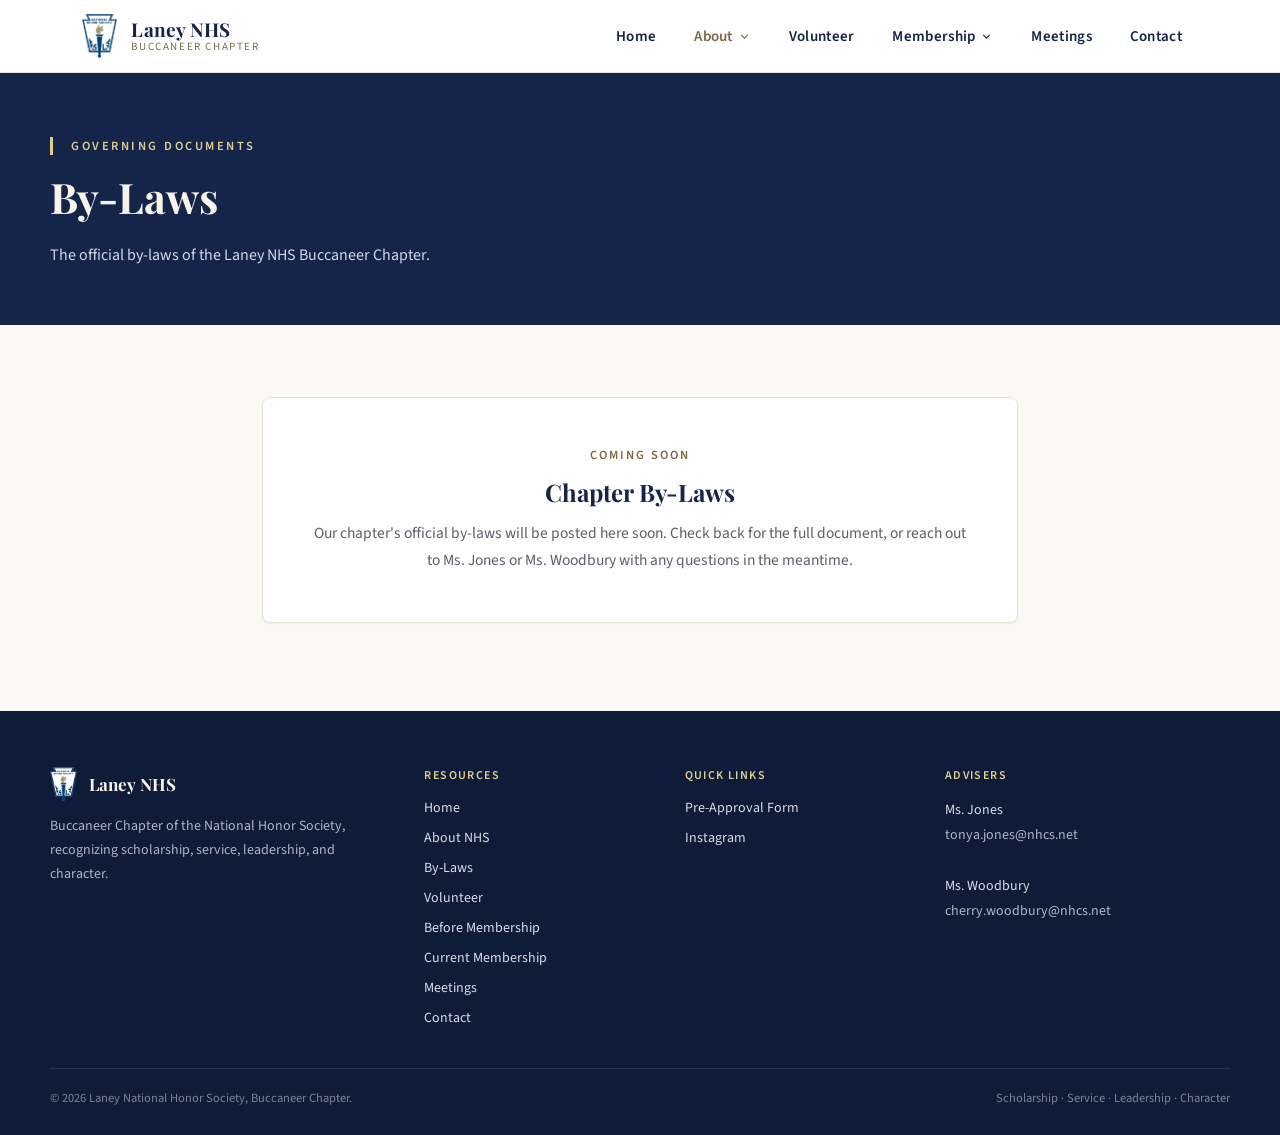
<file: bylaws.html>
<!DOCTYPE html>
<html lang="en">
<head>
<meta charset="utf-8">
<meta name="viewport" content="width=device-width, initial-scale=1">
<link rel="icon" type="image/png" sizes="32x32" href="assets/images/favicon-32.png">
<link rel="icon" type="image/png" sizes="16x16" href="assets/images/favicon-16.png">
<link rel="apple-touch-icon" href="assets/images/favicon-180.png">
<link rel="shortcut icon" href="favicon.ico">
<title>By-Laws &mdash; Laney NHS</title>
<meta name="description" content="The official by-laws of the Laney NHS Buccaneer Chapter.">
<link rel="preconnect" href="https://fonts.googleapis.com">
<link href="https://fonts.googleapis.com/css2?family=Playfair+Display:wght@600;700;800&family=Source+Sans+3:wght@400;500;600;700&display=swap" rel="stylesheet">
<link rel="stylesheet" href="assets/css/style.css">
</head>
<body data-active="bylaws">
<div class="page">
  <div id="site-header"></div>

  <main>
    <section class="page-banner">
      <div class="page-banner__inner">
        <div class="page-banner__eyebrow">Governing Documents</div>
        <h1 class="page-banner__title">By-Laws</h1>
        <p class="page-banner__lead">The official by-laws of the Laney NHS Buccaneer Chapter.</p>
      </div>
    </section>

    <section style="padding:72px 32px 88px;max-width:820px;margin:0 auto;width:100%;box-sizing:border-box">
      <div class="card" style="padding:48px;text-align:center">
        <div class="eyebrow" style="letter-spacing:2px">Coming Soon</div>
        <h2 style="font-size:24px;margin:0 0 12px">Chapter By-Laws</h2>
        <p style="font-size:15.5px;line-height:1.75;color:var(--text-muted);margin:0">Our chapter's official by-laws will be posted here soon. Check back for the full document, or reach out to Ms. Jones or Ms. Woodbury with any questions in the meantime.</p>
      </div>
    </section>
  </main>

  <div id="site-footer"></div>
</div>

<script src="assets/js/nav-footer.js"></script>
</body>
</html>
</file>
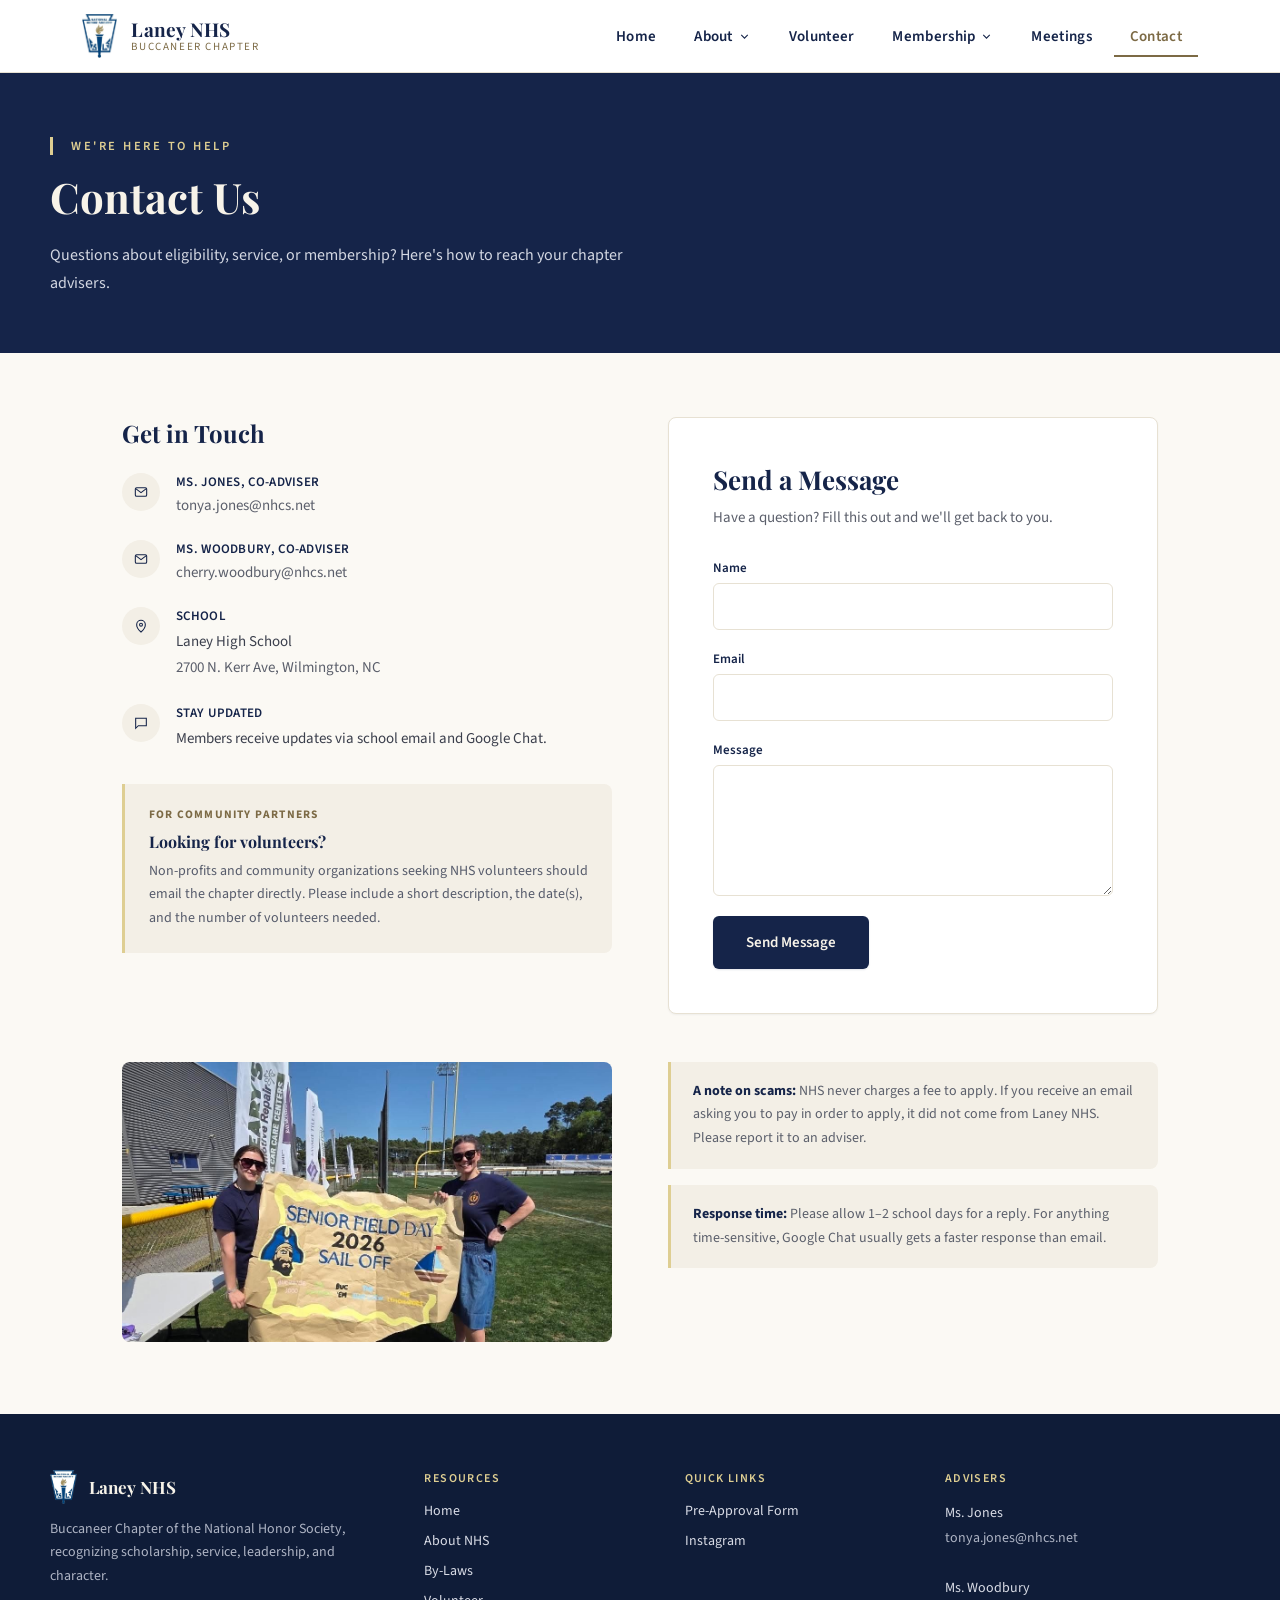
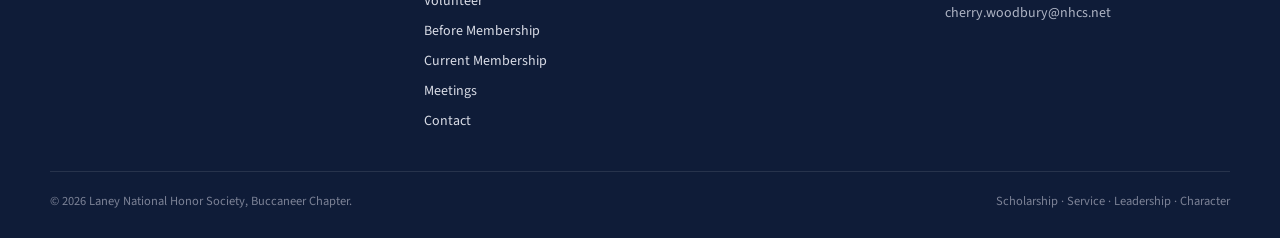
<file: contact.html>
<!DOCTYPE html>
<html lang="en">
<head>
<meta charset="utf-8">
<meta name="viewport" content="width=device-width, initial-scale=1">
<link rel="icon" type="image/png" sizes="32x32" href="assets/images/favicon-32.png">
<link rel="icon" type="image/png" sizes="16x16" href="assets/images/favicon-16.png">
<link rel="apple-touch-icon" href="assets/images/favicon-180.png">
<link rel="shortcut icon" href="favicon.ico">
<title>Contact &mdash; Laney NHS</title>
<meta name="description" content="Get in touch with the advisers of the Laney NHS Buccaneer Chapter.">
<link rel="preconnect" href="https://fonts.googleapis.com">
<link href="https://fonts.googleapis.com/css2?family=Playfair+Display:wght@600;700;800&family=Source+Sans+3:wght@400;500;600;700&display=swap" rel="stylesheet">
<link rel="stylesheet" href="assets/css/style.css">
</head>
<body data-active="contact">
<div class="page">
  <div id="site-header"></div>

  <main>
    <section class="page-banner">
      <div class="page-banner__inner">
        <div class="page-banner__eyebrow">We're Here to Help</div>
        <h1 class="page-banner__title">Contact Us</h1>
        <p class="page-banner__lead">Questions about eligibility, service, or membership? Here's how to reach your chapter advisers.</p>
      </div>
    </section>

    <!-- ROW 1: GET IN TOUCH + FORM -->
    <section class="grid-2" style="padding:64px 32px 24px;max-width:1100px;margin:0 auto;width:100%;box-sizing:border-box;gap:56px;align-items:start">
      <div>
        <h2 style="font-size:24px;margin:0 0 24px">Get in Touch</h2>

        <div style="display:flex;flex-direction:column;gap:24px">
          <div style="display:flex;gap:16px;align-items:flex-start">
            <div style="width:38px;height:38px;flex:none;border-radius:50%;background:var(--section-alt);display:flex;align-items:center;justify-content:center;color:var(--navy)">
              <svg width="16" height="16" viewBox="0 0 24 24" fill="none" stroke="currentColor" stroke-width="1.6"><rect x="3.5" y="5.5" width="17" height="13" rx="2"/><path d="M4 7l8 6 8-6"/></svg>
            </div>
            <div>
              <div style="font-size:13px;font-weight:600;color:var(--navy);letter-spacing:0.3px;text-transform:uppercase;margin-bottom:4px">Ms. Jones, Co-Adviser</div>
              <div style="font-size:15px;color:var(--text-muted)">tonya.jones@nhcs.net</div>
            </div>
          </div>
          <div style="display:flex;gap:16px;align-items:flex-start">
            <div style="width:38px;height:38px;flex:none;border-radius:50%;background:var(--section-alt);display:flex;align-items:center;justify-content:center;color:var(--navy)">
              <svg width="16" height="16" viewBox="0 0 24 24" fill="none" stroke="currentColor" stroke-width="1.6"><rect x="3.5" y="5.5" width="17" height="13" rx="2"/><path d="M4 7l8 6 8-6"/></svg>
            </div>
            <div>
              <div style="font-size:13px;font-weight:600;color:var(--navy);letter-spacing:0.3px;text-transform:uppercase;margin-bottom:4px">Ms. Woodbury, Co-Adviser</div>
              <div style="font-size:15px;color:var(--text-muted)">cherry.woodbury@nhcs.net</div>
            </div>
          </div>
          <div style="display:flex;gap:16px;align-items:flex-start">
            <div style="width:38px;height:38px;flex:none;border-radius:50%;background:var(--section-alt);display:flex;align-items:center;justify-content:center;color:var(--navy)">
              <svg width="16" height="16" viewBox="0 0 24 24" fill="none" stroke="currentColor" stroke-width="1.6"><path d="M12 21s-6.5-5.6-6.5-11A6.5 6.5 0 0 1 12 3.5 6.5 6.5 0 0 1 18.5 10c0 5.4-6.5 11-6.5 11z"/><circle cx="12" cy="10" r="2.2"/></svg>
            </div>
            <div>
              <div style="font-size:13px;font-weight:600;color:var(--navy);letter-spacing:0.3px;text-transform:uppercase;margin-bottom:4px">School</div>
              <div style="font-size:15px;color:var(--text-dark);line-height:1.7">Laney High School<br><span style="color:var(--text-muted)">2700 N. Kerr Ave, Wilmington, NC</span></div>
            </div>
          </div>
          <div style="display:flex;gap:16px;align-items:flex-start">
            <div style="width:38px;height:38px;flex:none;border-radius:50%;background:var(--section-alt);display:flex;align-items:center;justify-content:center;color:var(--navy)">
              <svg width="16" height="16" viewBox="0 0 24 24" fill="none" stroke="currentColor" stroke-width="1.6"><path d="M4 5h16v11H8l-4 4V5z"/></svg>
            </div>
            <div>
              <div style="font-size:13px;font-weight:600;color:var(--navy);letter-spacing:0.3px;text-transform:uppercase;margin-bottom:4px">Stay Updated</div>
              <div style="font-size:15px;color:var(--text-dark);line-height:1.7">Members receive updates via school email and Google Chat.</div>
            </div>
          </div>
        </div>

        <div class="callout" style="padding:22px 24px;margin-top:32px">
          <div style="font-size:11.5px;font-weight:700;letter-spacing:1.2px;text-transform:uppercase;color:var(--bronze-muted);margin-bottom:8px">For Community Partners</div>
          <div style="font-family:'Playfair Display',serif;font-weight:700;font-size:16px;color:var(--navy);margin-bottom:8px">Looking for volunteers?</div>
          <p style="font-size:14px;line-height:1.7;color:var(--text-body);margin:0">Non-profits and community organizations seeking NHS volunteers should email the chapter directly. Please include a short description, the date(s), and the number of volunteers needed.</p>
        </div>
      </div>

      <div class="card" style="padding:44px">
        <h2 style="font-size:26px;margin:0 0 8px">Send a Message</h2>
        <p style="font-size:15px;line-height:1.7;color:var(--text-muted);margin:0 0 28px">Have a question? Fill this out and we'll get back to you.</p>

        <form id="contact-form" name="contact" method="POST" data-netlify="true" netlify-honeypot="bot-field" style="display:flex;flex-direction:column;gap:20px">
          <input type="hidden" name="form-name" value="contact">
          <p style="position:absolute;left:-9999px">
            <label>Don't fill this out if you're human: <input name="bot-field"></label>
          </p>

          <div class="form-field">
            <label for="cf-name">Name</label>
            <input class="form-input" id="cf-name" name="name" type="text" required>
          </div>
          <div class="form-field">
            <label for="cf-email">Email</label>
            <input class="form-input" id="cf-email" name="email" type="email" required>
          </div>
          <div class="form-field">
            <label for="cf-message">Message</label>
            <textarea class="form-input" id="cf-message" name="message" rows="5" required></textarea>
          </div>
          <button type="submit" class="btn btn--dark" style="align-self:flex-start">Send Message</button>
        </form>

        <div id="contact-form-success" style="display:none;text-align:center;padding:12px 0">
          <p style="font-size:17px;font-family:'Playfair Display',serif;font-weight:700;color:var(--navy);margin:0 0 6px">Message sent!</p>
          <p style="font-size:14.5px;color:var(--text-muted);margin:0">Thanks for reaching out &mdash; we'll get back to you soon.</p>
        </div>
      </div>
    </section>

    <!-- ROW 2: PHOTO + NOTES -->
    <section class="grid-2" style="padding:24px 32px 72px;max-width:1100px;margin:0 auto;width:100%;box-sizing:border-box;gap:56px;align-items:start">
      <img src="assets/images/contact-photo.jpg" alt="Laney NHS advisers at Senior Field Day" style="width:100%;height:280px;object-fit:cover;border-radius:8px">

      <div style="display:flex;flex-direction:column;gap:16px">
        <div class="callout" style="padding:18px 22px">
          <p style="font-size:14px"><strong>A note on scams:</strong> NHS never charges a fee to apply. If you receive an email asking you to pay in order to apply, it did not come from Laney NHS. Please report it to an adviser.</p>
        </div>
        <div class="callout" style="padding:18px 22px">
          <p style="font-size:14px"><strong>Response time:</strong> Please allow 1&ndash;2 school days for a reply. For anything time-sensitive, Google Chat usually gets a faster response than email.</p>
        </div>
      </div>
    </section>
  </main>

  <div id="site-footer"></div>
</div>

<script src="assets/js/nav-footer.js"></script>
<script>
  document.addEventListener('DOMContentLoaded', function () {
    var form = document.getElementById('contact-form');
    var success = document.getElementById('contact-form-success');
    if (!form) return;
    form.addEventListener('submit', function (e) {
      e.preventDefault();
      var data = new URLSearchParams(new FormData(form)).toString();
      fetch('/', {
        method: 'POST',
        headers: { 'Content-Type': 'application/x-www-form-urlencoded' },
        body: data
      }).then(function () {
        form.style.display = 'none';
        success.style.display = 'block';
      }).catch(function () {
        alert('Something went wrong sending your message. Please email us directly at tonya.jones@nhcs.net.');
      });
    });
  });
</script>
</body>
</html>
</file>
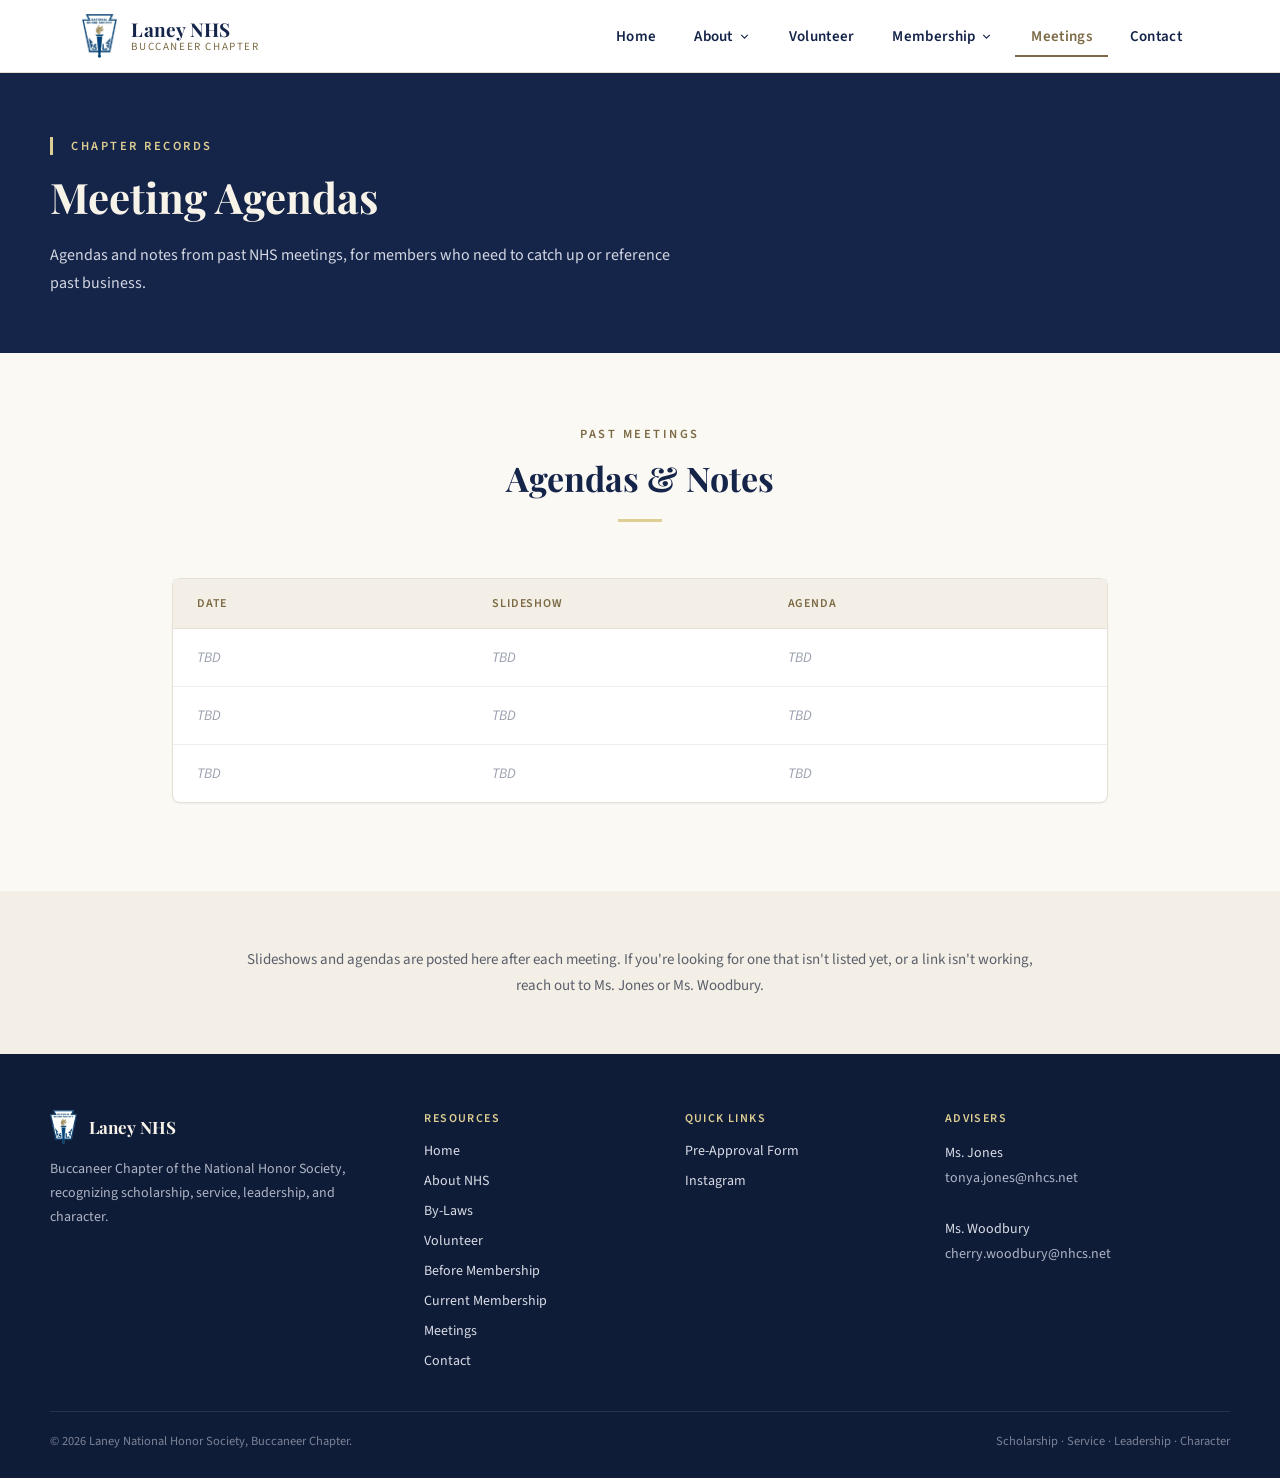
<file: meetings.html>
<!DOCTYPE html>
<html lang="en">
<head>
<meta charset="utf-8">
<meta name="viewport" content="width=device-width, initial-scale=1">
<link rel="icon" type="image/png" sizes="32x32" href="assets/images/favicon-32.png">
<link rel="icon" type="image/png" sizes="16x16" href="assets/images/favicon-16.png">
<link rel="apple-touch-icon" href="assets/images/favicon-180.png">
<link rel="shortcut icon" href="favicon.ico">
<title>Meetings &mdash; Laney NHS</title>
<meta name="description" content="Agendas from past Laney NHS chapter meetings.">
<link rel="preconnect" href="https://fonts.googleapis.com">
<link href="https://fonts.googleapis.com/css2?family=Playfair+Display:wght@600;700;800&family=Source+Sans+3:wght@400;500;600;700&display=swap" rel="stylesheet">
<link rel="stylesheet" href="assets/css/style.css">
</head>
<body data-active="meetings">
<div class="page">
  <div id="site-header"></div>

  <main>
    <section class="page-banner">
      <div class="page-banner__inner">
        <div class="page-banner__eyebrow">Chapter Records</div>
        <h1 class="page-banner__title">Meeting Agendas</h1>
        <p class="page-banner__lead">Agendas and notes from past NHS meetings, for members who need to catch up or reference past business.</p>
      </div>
    </section>

    <!-- AGENDA LIST -->
    <section style="padding:72px 32px 88px;max-width:1000px;margin:0 auto;width:100%;box-sizing:border-box">
      <div class="section-head">
        <div class="eyebrow">Past Meetings</div>
        <h2>Agendas &amp; Notes</h2>
      </div>
      <div class="card">
        <div class="meeting-row meeting-row--head">
          <span style="font-size:12px;font-weight:600;letter-spacing:0.8px;text-transform:uppercase;color:var(--bronze-muted)">Date</span>
          <span style="font-size:12px;font-weight:600;letter-spacing:0.8px;text-transform:uppercase;color:var(--bronze-muted)">Slideshow</span>
          <span style="font-size:12px;font-weight:600;letter-spacing:0.8px;text-transform:uppercase;color:var(--bronze-muted)">Agenda</span>
        </div>
        <div id="meeting-rows">
          <div class="meeting-row">
            <span style="font-size:14.5px;color:var(--text-faint);font-style:italic">TBD</span>
            <div class="meeting-row__links">
              <span style="font-size:14.5px;color:var(--text-faint);font-style:italic">TBD</span>
              <span style="font-size:14.5px;color:var(--text-faint);font-style:italic">TBD</span>
            </div>
          </div>
          <div class="meeting-row">
            <span style="font-size:14.5px;color:var(--text-faint);font-style:italic">TBD</span>
            <div class="meeting-row__links">
              <span style="font-size:14.5px;color:var(--text-faint);font-style:italic">TBD</span>
              <span style="font-size:14.5px;color:var(--text-faint);font-style:italic">TBD</span>
            </div>
          </div>
          <div class="meeting-row" style="border-bottom:none">
            <span style="font-size:14.5px;color:var(--text-faint);font-style:italic">TBD</span>
            <div class="meeting-row__links">
              <span style="font-size:14.5px;color:var(--text-faint);font-style:italic">TBD</span>
              <span style="font-size:14.5px;color:var(--text-faint);font-style:italic">TBD</span>
            </div>
          </div>
        </div>
      </div>
    </section>

    <section class="section--alt" style="padding:56px 32px">
      <div style="max-width:820px;margin:0 auto;text-align:center">
        <p style="font-size:15px;line-height:1.7;color:var(--text-muted);margin:0">Slideshows and agendas are posted here after each meeting. If you're looking for one that isn't listed yet, or a link isn't working, reach out to Ms. Jones or Ms. Woodbury.</p>
      </div>
    </section>
  </main>

  <div id="site-footer"></div>
</div>

<script src="assets/js/nav-footer.js"></script>
<script src="assets/js/sheet-data.js"></script>
<script>
  document.addEventListener('DOMContentLoaded', function () {
    loadSheetTable({
      csvUrl: 'https://docs.google.com/spreadsheets/d/e/2PACX-1vQeHEATkjn4P0EgFl6EG_KgW_-VE4ZNi3EXERPFmtvcga5XDZuM5jChWX7LbbZX_DaWI-0DlgHvmk9-/pub?gid=0&single=true&output=csv',
      containerId: 'meeting-rows',
      renderRow: function (fields) {
        var date = fields[0] || 'TBD';
        var slideshowLink = fields[1] || '';
        var agendaLink = fields[2] || '';
        var tbd = '<span style="font-size:14.5px;color:var(--text-faint);font-style:italic">TBD</span>';
        var slideshowCell = slideshowLink
          ? '<a href="' + escapeHtml(slideshowLink) + '" target="_blank" rel="noopener noreferrer" style="font-size:14px;font-weight:600;color:var(--bronze-muted)">View Slideshow &rarr;</a>'
          : tbd;
        var agendaCell = agendaLink
          ? '<a href="' + escapeHtml(agendaLink) + '" target="_blank" rel="noopener noreferrer" style="font-size:14px;font-weight:600;color:var(--bronze-muted)">View Agenda &rarr;</a>'
          : tbd;
        return (
          '<div class="meeting-row">' +
            '<span style="font-size:14.5px;color:var(--text-dark)">' + escapeHtml(date) + '</span>' +
            '<div class="meeting-row__links">' + slideshowCell + agendaCell + '</div>' +
          '</div>'
        );
      }
    });
  });
</script>
</body>
</html>
</file>
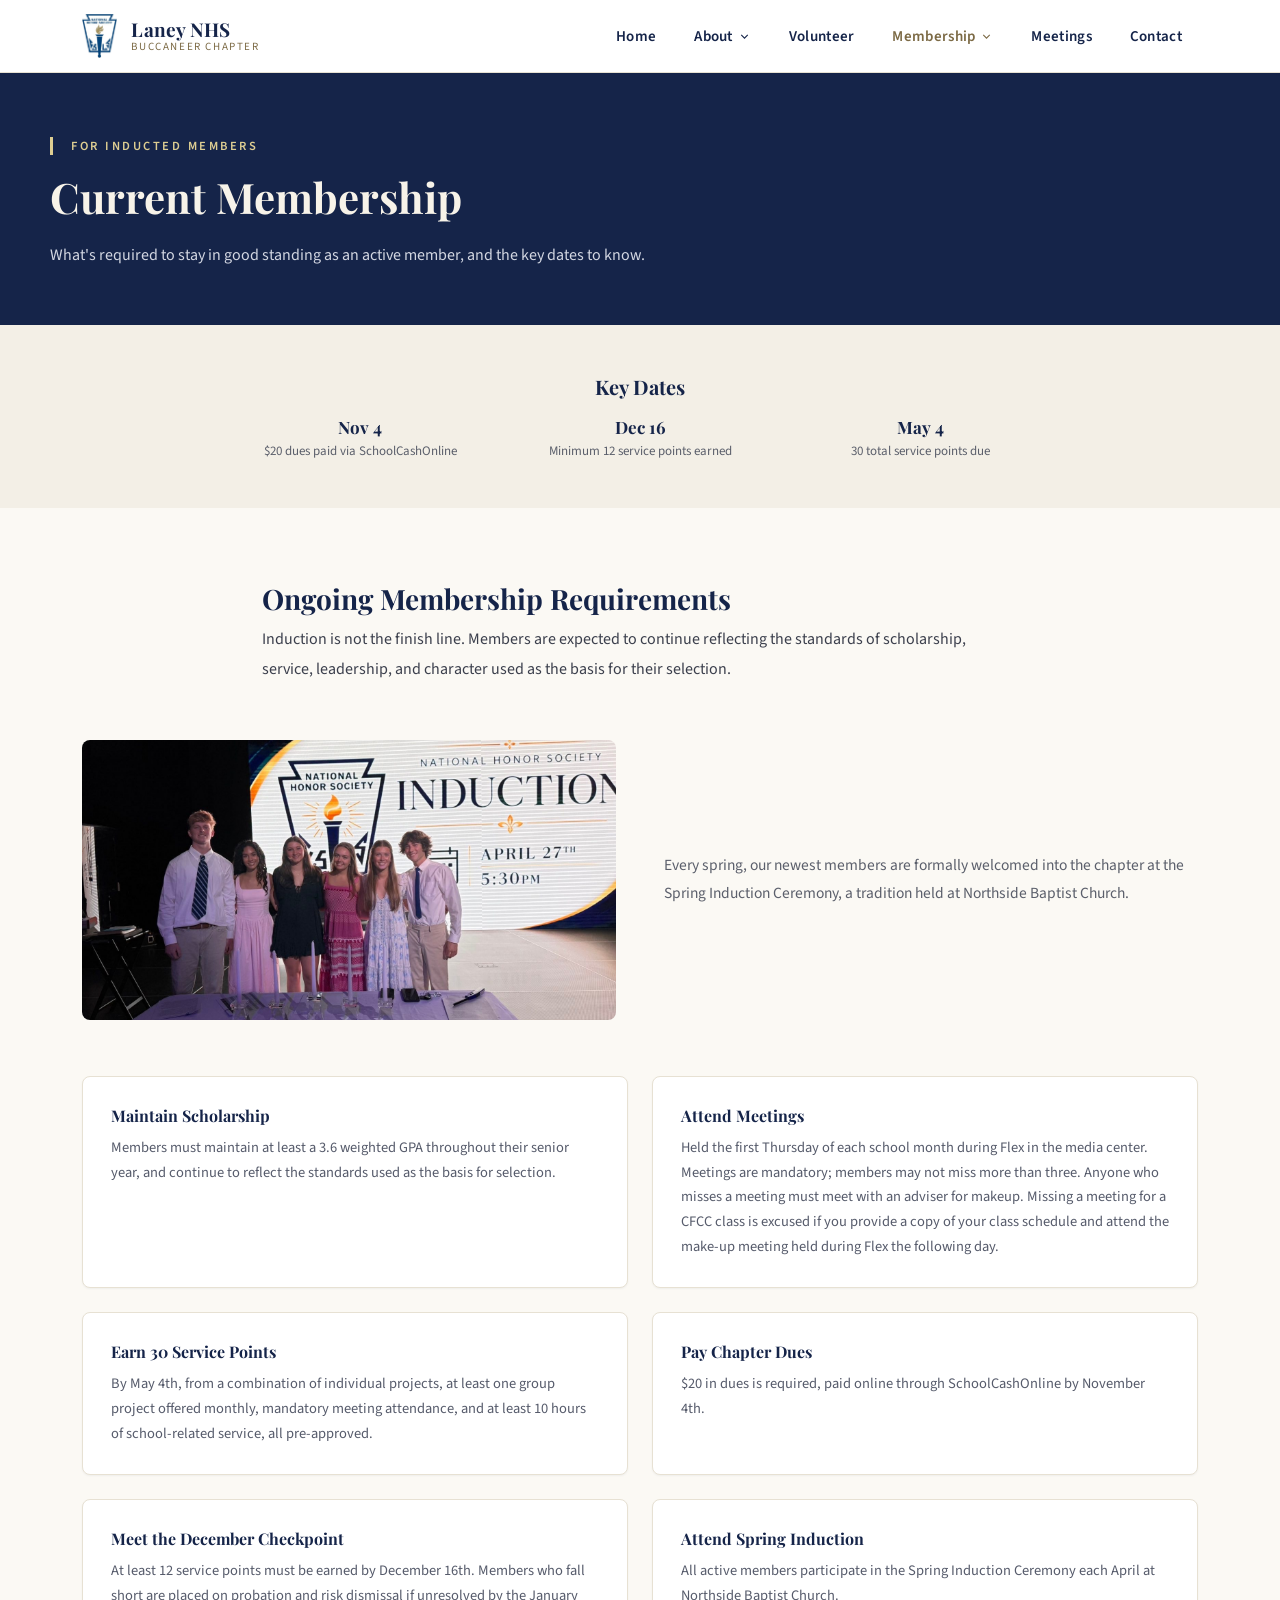
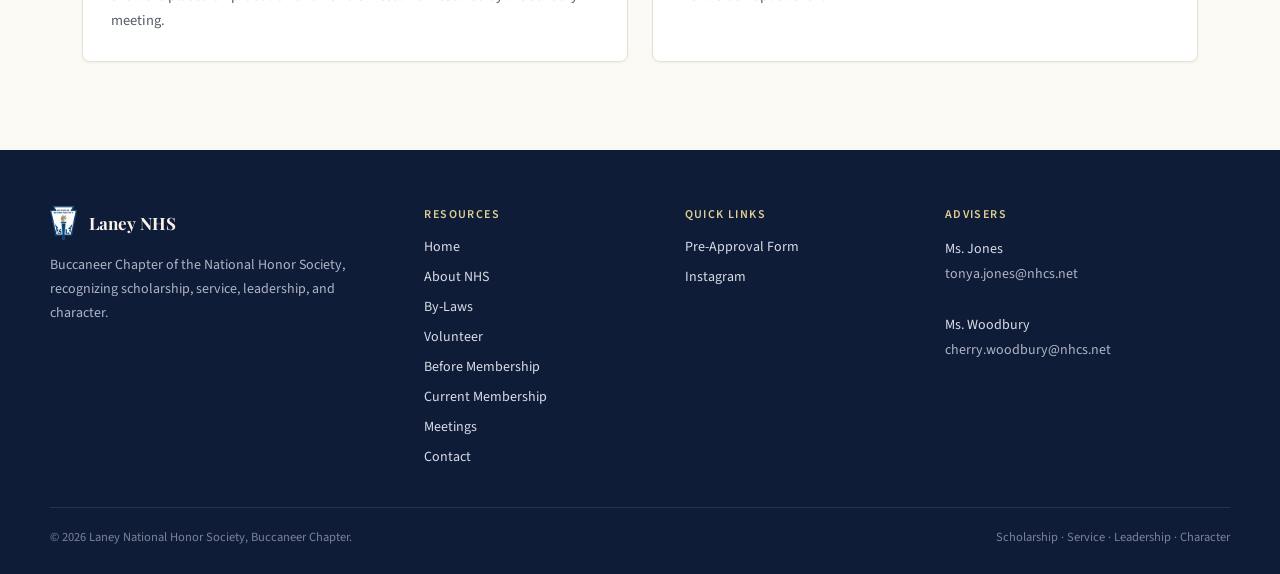
<file: membership.html>
<!DOCTYPE html>
<html lang="en">
<head>
<meta charset="utf-8">
<meta name="viewport" content="width=device-width, initial-scale=1">
<link rel="icon" type="image/png" sizes="32x32" href="assets/images/favicon-32.png">
<link rel="icon" type="image/png" sizes="16x16" href="assets/images/favicon-16.png">
<link rel="apple-touch-icon" href="assets/images/favicon-180.png">
<link rel="shortcut icon" href="favicon.ico">
<title>Current Membership &mdash; Laney NHS</title>
<meta name="description" content="Ongoing requirements for inducted Laney NHS members: meetings, service points, dues, and key dates.">
<link rel="preconnect" href="https://fonts.googleapis.com">
<link href="https://fonts.googleapis.com/css2?family=Playfair+Display:wght@600;700;800&family=Source+Sans+3:wght@400;500;600;700&display=swap" rel="stylesheet">
<link rel="stylesheet" href="assets/css/style.css">
</head>
<body data-active="membership">
<div class="page">
  <div id="site-header"></div>

  <main>
    <section class="page-banner">
      <div class="page-banner__inner">
        <div class="page-banner__eyebrow">For Inducted Members</div>
        <h1 class="page-banner__title">Current Membership</h1>
        <p class="page-banner__lead">What's required to stay in good standing as an active member, and the key dates to know.</p>
      </div>
    </section>

    <!-- KEY DATES -->
    <section class="section--alt" style="padding:48px 32px">
      <div style="max-width:820px;margin:0 auto">
        <h3 style="font-size:20px;margin:0 0 16px;text-align:center">Key Dates</h3>
        <div class="grid-3" style="gap:20px;text-align:center">
          <div>
            <div style="font-family:'Playfair Display',serif;font-weight:700;font-size:17px;color:var(--navy)">Nov 4</div>
            <div style="font-size:13px;color:var(--text-muted);margin-top:4px">$20 dues paid via SchoolCashOnline</div>
          </div>
          <div>
            <div style="font-family:'Playfair Display',serif;font-weight:700;font-size:17px;color:var(--navy)">Dec 16</div>
            <div style="font-size:13px;color:var(--text-muted);margin-top:4px">Minimum 12 service points earned</div>
          </div>
          <div>
            <div style="font-family:'Playfair Display',serif;font-weight:700;font-size:17px;color:var(--navy)">May 4</div>
            <div style="font-size:13px;color:var(--text-muted);margin-top:4px">30 total service points due</div>
          </div>
        </div>
      </div>
    </section>

    <!-- REQUIREMENTS -->
    <section id="maintaining-membership" style="padding:72px 32px 24px;max-width:820px;margin:0 auto;width:100%;box-sizing:border-box">
      <h2 style="font-size:28px;margin:0 0 8px">Ongoing Membership Requirements</h2>
      <p style="font-size:16px;line-height:1.85;color:var(--text-dark);margin:0 0 32px">Induction is not the finish line. Members are expected to continue reflecting the standards of scholarship, service, leadership, and character used as the basis for their selection.</p>
    </section>

    <section class="grid-2" style="padding:0 32px 56px;max-width:1180px;margin:0 auto;width:100%;box-sizing:border-box;gap:48px;align-items:center">
      <img src="assets/images/membership-photo.jpg" alt="Laney NHS members at induction" style="width:100%;height:280px;object-fit:cover;border-radius:8px">
      <p style="font-size:15.5px;line-height:1.8;color:var(--text-muted);margin:0">Every spring, our newest members are formally welcomed into the chapter at the Spring Induction Ceremony, a tradition held at Northside Baptist Church.</p>
    </section>

    <section style="padding:0 32px 88px;max-width:1180px;margin:0 auto;width:100%;box-sizing:border-box">
      <div class="grid-2">
        <div class="card" style="padding:28px">
          <div style="font-family:'Playfair Display',serif;font-weight:700;font-size:16px;color:var(--navy);margin-bottom:10px">Maintain Scholarship</div>
          <p style="font-size:14.5px;line-height:1.7;color:var(--text-body);margin:0">Members must maintain at least a 3.6 weighted GPA throughout their senior year, and continue to reflect the standards used as the basis for selection.</p>
        </div>
        <div class="card" style="padding:28px">
          <div style="font-family:'Playfair Display',serif;font-weight:700;font-size:16px;color:var(--navy);margin-bottom:10px">Attend Meetings</div>
          <p style="font-size:14.5px;line-height:1.7;color:var(--text-body);margin:0">Held the first Thursday of each school month during Flex in the media center. Meetings are mandatory; members may not miss more than three. Anyone who misses a meeting must meet with an adviser for makeup. Missing a meeting for a CFCC class is excused if you provide a copy of your class schedule and attend the make-up meeting held during Flex the following day.</p>
        </div>
        <div class="card" style="padding:28px">
          <div style="font-family:'Playfair Display',serif;font-weight:700;font-size:16px;color:var(--navy);margin-bottom:10px">Earn 30 Service Points</div>
          <p style="font-size:14.5px;line-height:1.7;color:var(--text-body);margin:0">By May 4th, from a combination of individual projects, at least one group project offered monthly, mandatory meeting attendance, and at least 10 hours of school-related service, all pre-approved.</p>
        </div>
        <div class="card" style="padding:28px">
          <div style="font-family:'Playfair Display',serif;font-weight:700;font-size:16px;color:var(--navy);margin-bottom:10px">Pay Chapter Dues</div>
          <p style="font-size:14.5px;line-height:1.7;color:var(--text-body);margin:0">$20 in dues is required, paid online through SchoolCashOnline by November 4th.</p>
        </div>
        <div class="card" style="padding:28px">
          <div style="font-family:'Playfair Display',serif;font-weight:700;font-size:16px;color:var(--navy);margin-bottom:10px">Meet the December Checkpoint</div>
          <p style="font-size:14.5px;line-height:1.7;color:var(--text-body);margin:0">At least 12 service points must be earned by December 16th. Members who fall short are placed on probation and risk dismissal if unresolved by the January meeting.</p>
        </div>
        <div class="card" style="padding:28px">
          <div style="font-family:'Playfair Display',serif;font-weight:700;font-size:16px;color:var(--navy);margin-bottom:10px">Attend Spring Induction</div>
          <p style="font-size:14.5px;line-height:1.7;color:var(--text-body);margin:0">All active members participate in the Spring Induction Ceremony each April at Northside Baptist Church.</p>
        </div>
      </div>
    </section>

  </main>

  <div id="site-footer"></div>
</div>

<script src="assets/js/nav-footer.js"></script>
</body>
</html>
</file>
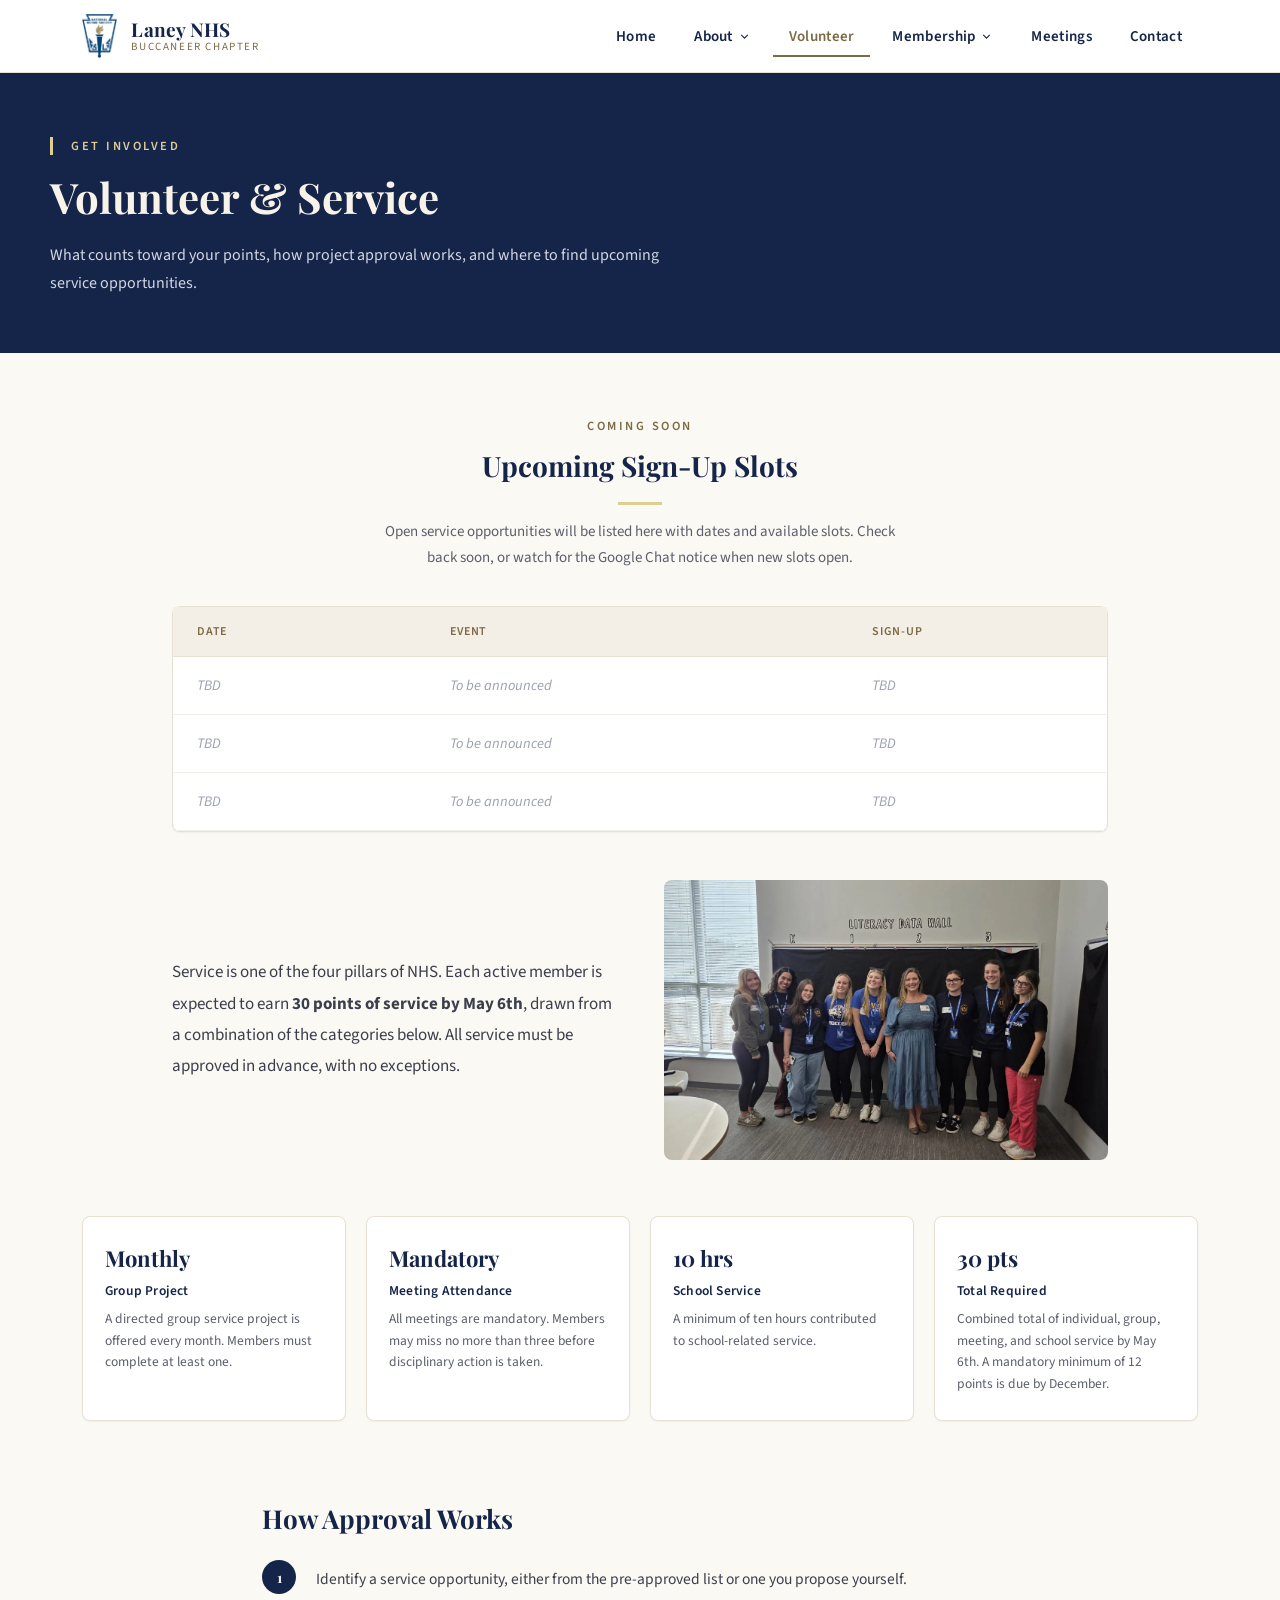
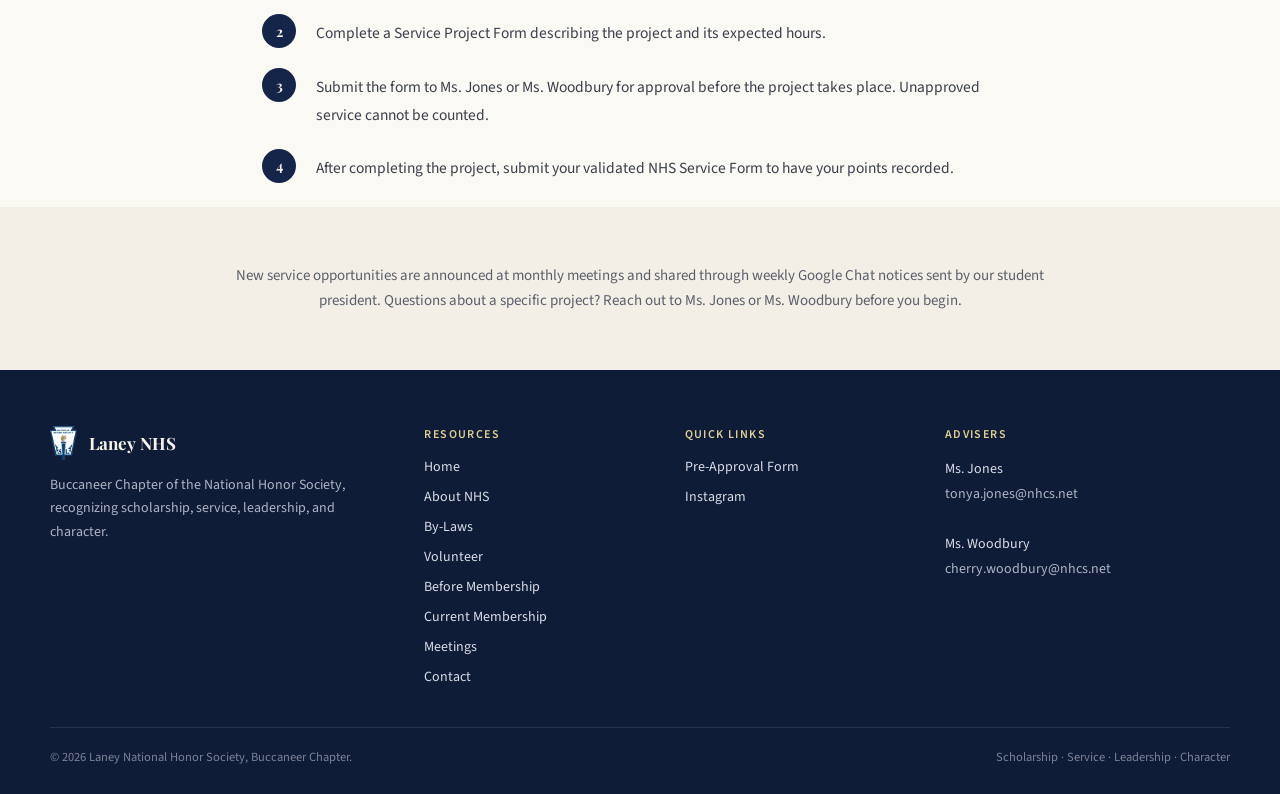
<file: volunteer.html>
<!DOCTYPE html>
<html lang="en">
<head>
<meta charset="utf-8">
<meta name="viewport" content="width=device-width, initial-scale=1">
<link rel="icon" type="image/png" sizes="32x32" href="assets/images/favicon-32.png">
<link rel="icon" type="image/png" sizes="16x16" href="assets/images/favicon-16.png">
<link rel="apple-touch-icon" href="assets/images/favicon-180.png">
<link rel="shortcut icon" href="favicon.ico">
<title>Volunteer &amp; Service &mdash; Laney NHS</title>
<meta name="description" content="How service points work for Laney NHS members: categories, the approval process, and upcoming sign-up slots.">
<link rel="preconnect" href="https://fonts.googleapis.com">
<link href="https://fonts.googleapis.com/css2?family=Playfair+Display:wght@600;700;800&family=Source+Sans+3:wght@400;500;600;700&display=swap" rel="stylesheet">
<link rel="stylesheet" href="assets/css/style.css">
</head>
<body data-active="volunteer">
<div class="page">
  <div id="site-header"></div>

  <main>
    <section class="page-banner">
      <div class="page-banner__inner">
        <div class="page-banner__eyebrow">Get Involved</div>
        <h1 class="page-banner__title">Volunteer &amp; Service</h1>
        <p class="page-banner__lead">What counts toward your points, how project approval works, and where to find upcoming service opportunities.</p>
      </div>
    </section>

    <!-- SIGN-UP SLOTS -->
    <section style="padding:64px 32px 24px;max-width:1000px;margin:0 auto;width:100%;box-sizing:border-box">
      <div class="section-head" style="margin-bottom:36px">
        <div class="eyebrow">Coming Soon</div>
        <h2 style="font-size:28px">Upcoming Sign-Up Slots</h2>
        <p style="font-size:15px;line-height:1.7;color:var(--text-muted);max-width:520px;margin:14px auto 0">Open service opportunities will be listed here with dates and available slots. Check back soon, or watch for the Google Chat notice when new slots open.</p>
      </div>
      <div class="card">
        <div style="display:grid;grid-template-columns:1.2fr 2fr 1fr;padding:16px 24px;background:var(--section-alt);border-bottom:1px solid var(--card-border)">
          <span style="font-size:12px;font-weight:600;letter-spacing:0.8px;text-transform:uppercase;color:var(--bronze-muted)">Date</span>
          <span style="font-size:12px;font-weight:600;letter-spacing:0.8px;text-transform:uppercase;color:var(--bronze-muted)">Event</span>
          <span style="font-size:12px;font-weight:600;letter-spacing:0.8px;text-transform:uppercase;color:var(--bronze-muted)">Sign-Up</span>
        </div>
        <div id="signup-rows">
          <div style="display:grid;grid-template-columns:1.2fr 2fr 1fr;padding:18px 24px;border-bottom:1px solid #F0EEE8">
            <span style="font-size:14.5px;color:var(--text-faint);font-style:italic">TBD</span>
            <span style="font-size:14.5px;color:var(--text-faint);font-style:italic">To be announced</span>
            <span style="font-size:14.5px;color:var(--text-faint);font-style:italic">TBD</span>
          </div>
          <div style="display:grid;grid-template-columns:1.2fr 2fr 1fr;padding:18px 24px;border-bottom:1px solid #F0EEE8">
            <span style="font-size:14.5px;color:var(--text-faint);font-style:italic">TBD</span>
            <span style="font-size:14.5px;color:var(--text-faint);font-style:italic">To be announced</span>
            <span style="font-size:14.5px;color:var(--text-faint);font-style:italic">TBD</span>
          </div>
          <div style="display:grid;grid-template-columns:1.2fr 2fr 1fr;padding:18px 24px;border-bottom:1px solid #F0EEE8">
            <span style="font-size:14.5px;color:var(--text-faint);font-style:italic">TBD</span>
            <span style="font-size:14.5px;color:var(--text-faint);font-style:italic">To be announced</span>
            <span style="font-size:14.5px;color:var(--text-faint);font-style:italic">TBD</span>
          </div>
        </div>
      </div>
    </section>

    <!-- INTRO -->
    <section class="grid-2" style="padding:24px 32px 24px;max-width:1000px;margin:0 auto;width:100%;box-sizing:border-box;gap:48px;align-items:center">
      <div>
        <p style="font-size:17px;line-height:1.85;color:var(--text-dark);margin:0">Service is one of the four pillars of NHS. Each active member is expected to earn <strong>30 points of service by May 6th</strong>, drawn from a combination of the categories below. All service must be approved in advance, with no exceptions.</p>
      </div>
      <img src="assets/images/volunteer-photo.jpg" alt="Laney NHS members volunteering" style="width:100%;height:280px;object-fit:cover;border-radius:8px">
    </section>

    <!-- STAT CATEGORIES -->
    <section style="padding:32px 32px 24px;max-width:1180px;margin:0 auto;width:100%;box-sizing:border-box">
      <div class="grid-4" style="gap:20px">
        <div class="card" style="padding:26px 22px">
          <div style="font-family:'Playfair Display',serif;font-weight:700;font-size:22px;color:var(--navy);margin-bottom:8px">Monthly</div>
          <div style="font-size:13.5px;font-weight:600;color:var(--navy);margin-bottom:8px;letter-spacing:0.2px">Group Project</div>
          <p style="font-size:13.5px;line-height:1.6;color:var(--text-muted);margin:0">A directed group service project is offered every month. Members must complete at least one.</p>
        </div>
        <div class="card" style="padding:26px 22px">
          <div style="font-family:'Playfair Display',serif;font-weight:700;font-size:22px;color:var(--navy);margin-bottom:8px">Mandatory</div>
          <div style="font-size:13.5px;font-weight:600;color:var(--navy);margin-bottom:8px;letter-spacing:0.2px">Meeting Attendance</div>
          <p style="font-size:13.5px;line-height:1.6;color:var(--text-muted);margin:0">All meetings are mandatory. Members may miss no more than three before disciplinary action is taken.</p>
        </div>
        <div class="card" style="padding:26px 22px">
          <div style="font-family:'Playfair Display',serif;font-weight:700;font-size:22px;color:var(--navy);margin-bottom:8px">10 hrs</div>
          <div style="font-size:13.5px;font-weight:600;color:var(--navy);margin-bottom:8px;letter-spacing:0.2px">School Service</div>
          <p style="font-size:13.5px;line-height:1.6;color:var(--text-muted);margin:0">A minimum of ten hours contributed to school-related service.</p>
        </div>
        <div class="card" style="padding:26px 22px">
          <div style="font-family:'Playfair Display',serif;font-weight:700;font-size:22px;color:var(--navy);margin-bottom:8px">30 pts</div>
          <div style="font-size:13.5px;font-weight:600;color:var(--navy);margin-bottom:8px;letter-spacing:0.2px">Total Required</div>
          <p style="font-size:13.5px;line-height:1.6;color:var(--text-muted);margin:0">Combined total of individual, group, meeting, and school service by May 6th. A mandatory minimum of 12 points is due by December.</p>
        </div>
      </div>
    </section>

    <!-- APPROVAL STEPS -->
    <section style="padding:56px 32px 24px;max-width:820px;margin:0 auto;width:100%;box-sizing:border-box">
      <h2 style="font-size:26px;margin:0 0 24px">How Approval Works</h2>
      <div style="display:flex;flex-direction:column;gap:20px">
        <div style="display:flex;gap:20px;align-items:flex-start">
          <div style="width:34px;height:34px;flex:none;border-radius:50%;background:var(--navy);color:var(--ivory);display:flex;align-items:center;justify-content:center;font-family:'Playfair Display',serif;font-weight:700;font-size:14px">1</div>
          <p style="font-size:15.5px;line-height:1.75;color:var(--text-dark);margin:6px 0 0">Identify a service opportunity, either from the pre-approved list or one you propose yourself.</p>
        </div>
        <div style="display:flex;gap:20px;align-items:flex-start">
          <div style="width:34px;height:34px;flex:none;border-radius:50%;background:var(--navy);color:var(--ivory);display:flex;align-items:center;justify-content:center;font-family:'Playfair Display',serif;font-weight:700;font-size:14px">2</div>
          <p style="font-size:15.5px;line-height:1.75;color:var(--text-dark);margin:6px 0 0">Complete a Service Project Form describing the project and its expected hours.</p>
        </div>
        <div style="display:flex;gap:20px;align-items:flex-start">
          <div style="width:34px;height:34px;flex:none;border-radius:50%;background:var(--navy);color:var(--ivory);display:flex;align-items:center;justify-content:center;font-family:'Playfair Display',serif;font-weight:700;font-size:14px">3</div>
          <p style="font-size:15.5px;line-height:1.75;color:var(--text-dark);margin:6px 0 0">Submit the form to Ms. Jones or Ms. Woodbury for approval before the project takes place. Unapproved service cannot be counted.</p>
        </div>
        <div style="display:flex;gap:20px;align-items:flex-start">
          <div style="width:34px;height:34px;flex:none;border-radius:50%;background:var(--navy);color:var(--ivory);display:flex;align-items:center;justify-content:center;font-family:'Playfair Display',serif;font-weight:700;font-size:14px">4</div>
          <p style="font-size:15.5px;line-height:1.75;color:var(--text-dark);margin:6px 0 0">After completing the project, submit your validated NHS Service Form to have your points recorded.</p>
        </div>
      </div>
    </section>

    <section class="section--alt" style="padding:56px 32px">
      <div style="max-width:820px;margin:0 auto;text-align:center">
        <p style="font-size:15px;line-height:1.7;color:var(--text-muted);margin:0">New service opportunities are announced at monthly meetings and shared through weekly Google Chat notices sent by our student president. Questions about a specific project? Reach out to Ms. Jones or Ms. Woodbury before you begin.</p>
      </div>
    </section>
  </main>

  <div id="site-footer"></div>
</div>

<script src="assets/js/nav-footer.js"></script>
<script src="assets/js/sheet-data.js"></script>
<script>
  document.addEventListener('DOMContentLoaded', function () {
    loadSheetTable({
      csvUrl: 'https://docs.google.com/spreadsheets/d/e/2PACX-1vQNpNnLFLZSoZ_YtmmTRbRGtohVyoWqPnaGAe3cALVom2Zaj9JsuEXbczxZ1rN_BpcSo6jx3XqV4NBU/pub?gid=0&single=true&output=csv',
      containerId: 'signup-rows',
      renderRow: function (fields) {
        var date = fields[0] || 'TBD';
        var event = fields[1] || 'To be announced';
        var link = fields[2] || '';
        var linkCell = link
          ? '<a href="' + escapeHtml(link) + '" target="_blank" rel="noopener noreferrer" style="font-size:14px;font-weight:600;color:var(--bronze-muted)">Sign Up &rarr;</a>'
          : '<span style="font-size:14.5px;color:var(--text-faint);font-style:italic">TBD</span>';
        return (
          '<div style="display:grid;grid-template-columns:1.2fr 2fr 1fr;padding:18px 24px;border-bottom:1px solid #F0EEE8">' +
            '<span style="font-size:14.5px;color:var(--text-dark)">' + escapeHtml(date) + '</span>' +
            '<span style="font-size:14.5px;color:var(--text-dark)">' + escapeHtml(event) + '</span>' +
            linkCell +
          '</div>'
        );
      }
    });
  });
</script>
</body>
</html>
</file>
<file: assets/css/style.css>
/* ==========================================================================
   Laney NHS — Buccaneer Chapter
   Shared stylesheet
   ========================================================================== */

:root {
  --navy: #152449;
  --navy-dark: #0F1C38;
  --bronze: #DECE92;
  --bronze-light: #C4AB7C;
  --bronze-muted: #7C6A45;
  --cream: #FBF9F4;
  --ivory: #F7F3E9;
  --card-border: #E7E1D3;
  --section-alt: #F3EFE6;
  --text-dark: #3B3F4C;
  --text-body: #565B6B;
  --text-muted: #5B5F6B;
  --text-faint: #9AA0AE;
  --footer-text: #D9DCE6;
  --footer-text-muted: #AEB4C4;
  --footer-copy: #7C8296;
  --font-display: 'Playfair Display', serif;
  --font-body: 'Source Sans 3', sans-serif;
}

* { box-sizing: border-box; }

html { scroll-behavior: smooth; }

body {
  margin: 0;
  background: var(--cream);
  font-family: var(--font-body);
  -webkit-font-smoothing: antialiased;
  color: var(--text-dark);
}

a { color: var(--navy); text-decoration: none; transition: color 0.15s ease; }
a:hover { color: var(--bronze-muted); }

img { max-width: 100%; display: block; }

.page {
  min-height: 100vh;
  display: flex;
  flex-direction: column;
}

main { flex: 1; }

/* .container-* : max-width wrappers only. Vertical padding is set
   per-section inline (sections have very different spacing values),
   so these intentionally don't touch padding-top/bottom. */
.container {
  max-width: 1180px;
  margin: 0 auto;
  width: 100%;
  box-sizing: border-box;
}

.container--narrow { max-width: 1000px; }
.container--text { max-width: 820px; }

/* -------------------- Logo -------------------- */

.logo {
  display: block;
  flex: none;
  width: auto;
}

.logo--nav { height: 44px; }
.logo--footer { height: 34px; }

/* -------------------- Header / Nav -------------------- */

.site-header {
  background: #FFFFFF;
  border-bottom: 1px solid var(--card-border);
  box-shadow: 0 1px 3px rgba(21, 36, 73, 0.06);
  position: relative;
  z-index: 30;
}

.site-header__inner {
  max-width: 1180px;
  margin: 0 auto;
  padding: 14px 32px;
  display: flex;
  align-items: center;
  justify-content: space-between;
  gap: 24px;
}

.brand {
  display: flex;
  align-items: center;
  gap: 14px;
  text-decoration: none;
}

.brand__word {
  display: flex;
  flex-direction: column;
  line-height: 1.15;
}

.brand__name {
  font-family: var(--font-display);
  font-weight: 700;
  font-size: 19px;
  color: var(--navy);
  letter-spacing: 0.2px;
}

.brand__sub {
  font-family: var(--font-body);
  font-size: 11px;
  letter-spacing: 1.6px;
  text-transform: uppercase;
  color: var(--bronze-muted);
}

.nav-links {
  display: flex;
  align-items: center;
  gap: 6px;
}

.nav-links__link {
  font-family: var(--font-body);
  font-size: 15px;
  font-weight: 600;
  letter-spacing: 0.3px;
  padding: 10px 16px 8px;
  text-decoration: none;
  color: var(--navy);
  background: transparent;
  border-bottom: 2px solid transparent;
  transition: color 0.15s ease, border-color 0.15s ease;
}

.nav-links__link:hover {
  color: var(--bronze-muted);
  border-bottom-color: rgba(124, 106, 69, 0.35);
}

.nav-links__link--active,
.nav-links__link--active:hover {
  color: var(--bronze-muted);
  background: transparent;
  border-bottom-color: var(--bronze-muted);
}

/* -------------------- Nav dropdown (Membership) -------------------- */

.nav-dropdown { position: relative; }

.nav-dropdown__trigger {
  display: inline-flex;
  align-items: center;
  gap: 5px;
  cursor: pointer;
  background: none;
  border: none;
  border-bottom: 2px solid transparent;
  font-family: var(--font-body);
  font-size: 15px;
  font-weight: 600;
  letter-spacing: 0.3px;
}

.nav-dropdown__chevron {
  width: 13px;
  height: 13px;
  transition: transform 0.15s ease;
}

.nav-dropdown.is-open .nav-dropdown__chevron {
  transform: rotate(180deg);
}

@media (min-width: 901px) {
  .nav-dropdown:hover .nav-dropdown__chevron,
  .nav-dropdown:focus-within .nav-dropdown__chevron {
    transform: rotate(180deg);
  }
}

.nav-dropdown__panel {
  display: none;
  position: absolute;
  top: 100%;
  left: 0;
  min-width: 200px;
  background: #FFFFFF;
  border: 1px solid var(--card-border);
  border-radius: 8px;
  box-shadow: 0 16px 28px rgba(21, 36, 73, 0.12);
  padding: 8px;
  margin-top: 4px;
}

.nav-dropdown.is-open .nav-dropdown__panel {
  display: block;
}

@media (min-width: 901px) {
  .nav-dropdown:hover .nav-dropdown__panel,
  .nav-dropdown:focus-within .nav-dropdown__panel {
    display: block;
  }
}

.nav-dropdown__item {
  display: block;
  font-family: var(--font-body);
  font-size: 14.5px;
  font-weight: 600;
  color: var(--navy);
  text-decoration: none;
  padding: 10px 14px;
  border-radius: 6px;
}

.nav-dropdown__item:hover { color: var(--navy); background: var(--section-alt); }

.nav-dropdown__item--active {
  color: var(--bronze-muted);
  background: var(--section-alt);
}

/* -------------------- Mobile nav toggle -------------------- */

.nav-toggle {
  display: none;
  align-items: center;
  justify-content: center;
  width: 40px;
  height: 40px;
  padding: 0;
  border: none;
  background: transparent;
  color: var(--navy);
  cursor: pointer;
  flex: none;
}

.nav-toggle svg { width: 24px; height: 24px; }

@media (max-width: 900px) {
  .nav-toggle { display: flex; }

  .nav-links {
    display: none;
    position: absolute;
    top: 100%;
    left: 0;
    right: 0;
    flex-direction: column;
    align-items: stretch;
    gap: 0;
    background: #FFFFFF;
    border-bottom: 1px solid var(--card-border);
    box-shadow: 0 16px 28px rgba(21, 36, 73, 0.1);
    padding: 4px 32px 16px;
  }

  .nav-links.is-open { display: flex; }

  .nav-links__link {
    padding: 14px 12px;
    border-bottom: 1px solid var(--card-border);
    border-radius: 4px;
  }

  .nav-links__link--active,
  .nav-links__link--active:hover {
    background: var(--section-alt);
    border-bottom-color: var(--card-border);
  }

  .nav-dropdown { width: 100%; }

  .nav-dropdown__trigger {
    width: 100%;
    justify-content: space-between;
    padding: 14px 12px;
    border-bottom: 1px solid var(--card-border);
    border-radius: 4px;
  }

  .nav-dropdown__panel {
    display: none;
    position: static;
    box-shadow: none;
    border: none;
    padding: 0;
    margin: 0;
  }

  .nav-dropdown__item {
    padding: 12px 12px 12px 20px;
    border-bottom: 1px solid var(--card-border);
    border-radius: 4px;
  }

  .nav-dropdown__item--active { background: var(--section-alt); }
}

/* -------------------- Buttons -------------------- */

.btn {
  font-family: var(--font-body);
  font-weight: 600;
  font-size: 15px;
  padding: 15px 30px;
  border-radius: 6px;
  text-decoration: none;
  display: inline-block;
  border: 1.5px solid transparent;
  transition: transform 0.15s ease, box-shadow 0.15s ease, background 0.15s ease, border-color 0.15s ease;
}

.btn--primary {
  color: var(--navy);
  background: var(--bronze);
  box-shadow: 0 1px 2px rgba(21, 36, 73, 0.12);
}
.btn--primary:hover {
  color: var(--navy);
  background: var(--bronze-light);
  transform: translateY(-1px);
  box-shadow: 0 6px 16px rgba(21, 36, 73, 0.18);
}

.btn--outline {
  color: var(--ivory);
  background: transparent;
  border-color: rgba(247, 243, 233, 0.4);
  padding: 14px 30px;
}
.btn--outline:hover {
  color: var(--ivory);
  border-color: var(--bronze);
  transform: translateY(-1px);
}

.btn--dark {
  color: var(--ivory);
  background: var(--navy);
  padding: 15px 32px;
  box-shadow: 0 1px 2px rgba(21, 36, 73, 0.12);
}
.btn--dark:hover {
  color: var(--ivory);
  background: var(--navy-dark);
  transform: translateY(-1px);
  box-shadow: 0 6px 16px rgba(21, 36, 73, 0.18);
}

/* -------------------- Hero -------------------- */

.hero {
  position: relative;
  padding: 100px 32px 110px;
  overflow: hidden;
}

.hero__bg { position: absolute; inset: 0; z-index: 0; }

.hero__overlay {
  position: absolute;
  inset: 0;
  z-index: 1;
  background: linear-gradient(180deg, rgba(21,36,73,0.92) 0%, rgba(15,28,56,0.95) 100%);
  pointer-events: none;
}

.hero__content {
  max-width: 1180px;
  margin: 0 auto;
  text-align: left;
  position: relative;
  z-index: 2;
}

.hero__inner { max-width: 640px; }

.hero__eyebrow {
  font-family: var(--font-body);
  font-size: 13px;
  letter-spacing: 3px;
  text-transform: uppercase;
  color: var(--bronze);
  margin-bottom: 18px;
  font-weight: 600;
  padding-left: 18px;
  border-left: 3px solid var(--bronze);
}

.hero__title {
  font-family: var(--font-display);
  font-weight: 700;
  font-size: 52px;
  line-height: 1.15;
  color: var(--ivory);
  margin: 0 0 22px;
}

.hero__lead {
  font-family: var(--font-body);
  font-size: 18px;
  line-height: 1.7;
  color: #D3D7E2;
  max-width: 560px;
  margin: 0 0 36px;
}

.hero__actions {
  display: flex;
  gap: 16px;
  justify-content: flex-start;
  flex-wrap: wrap;
}

/* -------------------- Page banner (interior pages) -------------------- */

.page-banner {
  background: var(--navy);
  padding: 64px 32px 56px;
  text-align: left;
}

.page-banner__inner {
  max-width: 1180px;
  margin: 0 auto;
}

.page-banner__eyebrow {
  font-family: var(--font-body);
  font-size: 12.5px;
  letter-spacing: 2.5px;
  text-transform: uppercase;
  color: var(--bronze);
  font-weight: 600;
  margin-bottom: 14px;
  padding-left: 18px;
  border-left: 3px solid var(--bronze);
}

.page-banner__title {
  font-family: var(--font-display);
  font-weight: 700;
  font-size: 42px;
  color: var(--ivory);
  margin: 0;
}

.page-banner__lead {
  font-family: var(--font-body);
  font-size: 16px;
  line-height: 1.75;
  color: #D3D7E2;
  max-width: 620px;
  margin: 16px 0 0;
}

/* -------------------- Section headings -------------------- */

.eyebrow {
  font-family: var(--font-body);
  font-size: 12.5px;
  letter-spacing: 2.5px;
  text-transform: uppercase;
  color: var(--bronze-muted);
  font-weight: 600;
  margin-bottom: 12px;
}

.section-head { text-align: center; margin-bottom: 56px; }

.section-head h2 {
  font-family: var(--font-display);
  font-weight: 700;
  font-size: 34px;
  color: var(--navy);
  margin: 0;
}

.section-head h2::after {
  content: '';
  display: block;
  width: 44px;
  height: 3px;
  background: var(--bronze);
  margin: 18px auto 0;
}

h1, h2, h3 { font-family: var(--font-display); color: var(--navy); }

/* -------------------- Cards / grids -------------------- */

.card {
  background: #FFFFFF;
  border: 1px solid var(--card-border);
  border-radius: 8px;
  box-shadow: 0 1px 2px rgba(21, 36, 73, 0.05);
  transition: box-shadow 0.2s ease, transform 0.2s ease, border-color 0.2s ease;
}

.card:hover {
  box-shadow: 0 12px 28px rgba(21, 36, 73, 0.1);
  transform: translateY(-3px);
  border-color: var(--bronze);
}

.grid-2 { display: grid; grid-template-columns: 1fr 1fr; gap: 24px; }
.grid-4 { display: grid; grid-template-columns: repeat(4, 1fr); gap: 24px; }
.grid-5 { display: grid; grid-template-columns: repeat(5, 1fr); gap: 20px; }
.grid-6 { display: grid; grid-template-columns: repeat(6, 1fr); gap: 20px; }
.grid-3 { display: grid; grid-template-columns: repeat(3, 1fr); gap: 24px; }

/* -------------------- Link cards (Get Involved, etc.) -------------------- */

.link-card {
  display: block;
  padding: 32px;
  color: inherit;
  text-decoration: none;
  border-top: 3px solid var(--bronze);
}

.link-card:hover { color: inherit; }

.link-card__icon {
  width: 44px;
  height: 44px;
  border-radius: 50%;
  background: var(--section-alt);
  color: var(--navy);
  display: flex;
  align-items: center;
  justify-content: center;
  margin-bottom: 18px;
}

.link-card__icon svg { width: 20px; height: 20px; }

.link-card__title {
  font-family: var(--font-display);
  font-weight: 700;
  font-size: 18px;
  color: var(--navy);
  margin: 0 0 10px;
}

.link-card__desc {
  font-family: var(--font-body);
  font-size: 14.5px;
  line-height: 1.65;
  color: var(--text-body);
  margin: 0 0 18px;
}

.link-card__cta {
  font-family: var(--font-body);
  font-size: 13px;
  font-weight: 600;
  letter-spacing: 0.3px;
  color: var(--bronze-muted);
  display: inline-flex;
  align-items: center;
  gap: 6px;
}

.link-card:hover .link-card__cta { color: var(--navy); }

/* -------------------- Gallery -------------------- */

.gallery-grid { columns: 3; column-gap: 20px; }
.gallery-grid img {
  width: 100%;
  display: block;
  border-radius: 8px;
  margin-bottom: 20px;
  break-inside: avoid;
}

/* -------------------- Image placeholder slots -------------------- */

.img-slot {
  background: #F2F1EF;
  border: 1px dashed #D8D5CC;
  display: flex;
  flex-direction: column;
  align-items: center;
  justify-content: center;
  gap: 10px;
  color: #8B8880;
  width: 100%;
  text-align: center;
  padding: 16px;
}

.img-slot--rounded { border-radius: 8px; }
.img-slot--circle { border-radius: 50%; padding: 8px; }

.img-slot__icon { width: 26px; height: 26px; opacity: 0.55; flex: none; }
.img-slot--circle .img-slot__icon { width: 20px; height: 20px; }

.img-slot__caption {
  font-family: var(--font-body);
  font-size: 12.5px;
  line-height: 1.5;
}

.img-slot--circle .img-slot__caption { font-size: 11px; }

/* -------------------- Footer -------------------- */

.site-footer {
  background: var(--navy-dark);
  color: var(--footer-text);
  padding: 56px 32px 28px;
}

.site-footer__grid {
  max-width: 1180px;
  margin: 0 auto;
  display: grid;
  grid-template-columns: 1.2fr 0.8fr 0.8fr 1fr;
  gap: 32px;
}

.site-footer__brand-row {
  display: flex;
  align-items: center;
  gap: 12px;
  margin-bottom: 14px;
}

.site-footer__brand-name {
  font-family: var(--font-display);
  font-weight: 700;
  font-size: 17px;
  color: var(--ivory);
}

.site-footer__blurb {
  font-family: var(--font-body);
  font-size: 14px;
  line-height: 1.7;
  color: var(--footer-text-muted);
  max-width: 340px;
  margin: 0;
}

.site-footer__heading {
  font-family: var(--font-body);
  font-size: 12px;
  letter-spacing: 1.4px;
  text-transform: uppercase;
  color: var(--bronze);
  margin-bottom: 14px;
  font-weight: 600;
}

.site-footer__links { display: flex; flex-direction: column; gap: 10px; }
.site-footer__links a {
  color: var(--footer-text);
  font-family: var(--font-body);
  font-size: 14px;
}
.site-footer__links a:hover { color: var(--bronze-light); }

.site-footer__advisers {
  font-family: var(--font-body);
  font-size: 14px;
  line-height: 1.8;
  color: var(--footer-text);
  margin: 0;
}
.site-footer__advisers span { color: var(--footer-text-muted); }

.site-footer__bottom {
  max-width: 1180px;
  margin: 40px auto 0;
  padding-top: 20px;
  border-top: 1px solid rgba(255,255,255,0.1);
  display: flex;
  justify-content: space-between;
  flex-wrap: wrap;
  gap: 8px;
}

.site-footer__bottom span {
  font-family: var(--font-body);
  font-size: 12.5px;
  color: var(--footer-copy);
}

/* -------------------- Sheet-backed data rows (meetings, etc.) -------------------- */

.meeting-row {
  display: grid;
  grid-template-columns: 1fr 1fr 1fr;
  align-items: center;
  padding: 18px 24px;
  border-bottom: 1px solid #F0EEE8;
}

.meeting-row--head {
  padding: 16px 24px;
  background: var(--section-alt);
  border-bottom: 1px solid var(--card-border);
}

.meeting-row__links { display: contents; }

@media (max-width: 560px) {
  .meeting-row--head { display: none; }
  .meeting-row {
    grid-template-columns: 1fr;
    gap: 10px;
    padding: 16px 20px;
  }
  .meeting-row__links {
    display: flex;
    gap: 20px;
    flex-wrap: wrap;
  }
}

/* -------------------- Contact form -------------------- */

.form-field {
  display: flex;
  flex-direction: column;
  gap: 6px;
}

.form-field label {
  font-family: var(--font-body);
  font-size: 13px;
  font-weight: 600;
  color: var(--navy);
}

.form-input {
  width: 100%;
  box-sizing: border-box;
  padding: 12px 14px;
  border: 1px solid var(--card-border);
  border-radius: 6px;
  font-family: var(--font-body);
  font-size: 15px;
  color: var(--text-dark);
  background: #FFFFFF;
  transition: border-color 0.15s ease;
}

.form-input:focus {
  outline: none;
  border-color: var(--bronze-muted);
}

textarea.form-input {
  resize: vertical;
  min-height: 120px;
}

/* -------------------- Pill links (quick jump nav) -------------------- */

.pill-links {
  display: flex;
  gap: 12px;
  flex-wrap: wrap;
}

.pill-link {
  font-family: var(--font-body);
  font-weight: 600;
  font-size: 14px;
  color: var(--navy);
  background: #FFFFFF;
  border: 1px solid var(--card-border);
  padding: 10px 20px;
  border-radius: 999px;
  text-decoration: none;
  transition: background 0.15s ease, border-color 0.15s ease, color 0.15s ease;
}

.pill-link:hover {
  color: var(--navy);
  background: var(--section-alt);
  border-color: var(--bronze);
}

/* -------------------- Pillar heading (grade guides, etc.) -------------------- */

.pillar-heading {
  display: flex;
  align-items: center;
  gap: 16px;
  margin-bottom: 12px;
}

.pillar-heading__icon {
  width: 48px;
  height: 48px;
  border-radius: 50%;
  background: var(--navy);
  color: var(--ivory);
  display: flex;
  align-items: center;
  justify-content: center;
  flex: none;
}

.pillar-heading__icon svg { width: 22px; height: 22px; }

.pillar-heading h2 { margin: 0; font-size: 28px; }

/* -------------------- Checklist -------------------- */

.list-check {
  list-style: none;
  margin: 0;
  padding: 0;
  display: flex;
  flex-direction: column;
  gap: 13px;
}

.list-check li {
  display: flex;
  gap: 13px;
  align-items: flex-start;
  font-family: var(--font-body);
  font-size: 15.5px;
  line-height: 1.65;
  color: var(--text-dark);
}

.list-check li::before {
  content: '';
  width: 7px;
  height: 7px;
  border-radius: 50%;
  background: var(--bronze-muted);
  margin-top: 8px;
  flex: none;
}

.subhead {
  font-family: var(--font-display);
  font-weight: 700;
  font-size: 17px;
  color: var(--navy);
  margin: 0 0 16px;
}

/* -------------------- Callout box -------------------- */

.callout {
  background: var(--section-alt);
  border-left: 3px solid var(--bronze);
  border-radius: 0 8px 8px 0;
  padding: 20px 24px;
}

.callout p {
  font-family: var(--font-body);
  font-size: 15px;
  line-height: 1.7;
  color: var(--text-muted);
  margin: 0;
}

.callout strong { color: var(--navy); }

/* -------------------- Section alt background -------------------- */

.section--alt { background: var(--section-alt); }

/* -------------------- Responsive -------------------- */

@media (max-width: 900px) {
  .grid-4 { grid-template-columns: repeat(2, 1fr); }
  .grid-5 { grid-template-columns: repeat(3, 1fr); }
  .grid-6 { grid-template-columns: repeat(3, 1fr); }
  .grid-3 { grid-template-columns: 1fr; }
  .grid-2 { grid-template-columns: 1fr; }
  .gallery-grid { columns: 2; }
  .hero__title { font-size: 38px; }
  .hero__inner { max-width: 100%; }
  .site-footer__grid { grid-template-columns: 1fr 1fr; }

  /* Section-level layout is written with inline styles for pixel control,
     which a normal media-query rule can never win against (inline always
     outranks stylesheet rules unless !important). These targeted overrides
     are the exception, scoped to just the horizontal gutter and the largest
     vertical rhythms so phones/tablets don't inherit desktop spacing. */
  main section[style] { padding-left: 24px !important; padding-right: 24px !important; }
}

@media (max-width: 560px) {
  .grid-4 { grid-template-columns: 1fr; }
  .grid-5 { grid-template-columns: repeat(2, 1fr); }
  .grid-6 { grid-template-columns: repeat(2, 1fr); }
  .gallery-grid { columns: 1; }
  .page-banner { padding: 48px 20px 40px; }
  .hero { padding: 64px 20px 72px; }
  .hero__title { font-size: 30px; }
  .site-footer__grid { grid-template-columns: 1fr; }

  main section[style] { padding-left: 20px !important; padding-right: 20px !important; }
  main section[style^="padding:88px 32px"] { padding-top: 48px !important; padding-bottom: 48px !important; }
  main section[style^="padding:80px 32px"] { padding-top: 48px !important; padding-bottom: 48px !important; }
  main section[style^="padding:72px 32px"] { padding-top: 40px !important; padding-bottom: 40px !important; }
  main section[style^="padding:64px 32px"] { padding-top: 36px !important; padding-bottom: 36px !important; }
  main section[style^="padding:56px 32px"] { padding-top: 32px !important; padding-bottom: 32px !important; }
  main section[style^="padding:0 32px 88px"] { padding-bottom: 48px !important; }
  main section[style^="padding:0 32px 56px"] { padding-bottom: 32px !important; }

  .card { padding: 24px !important; }
  .link-card { padding: 24px !important; }
}
</file>
